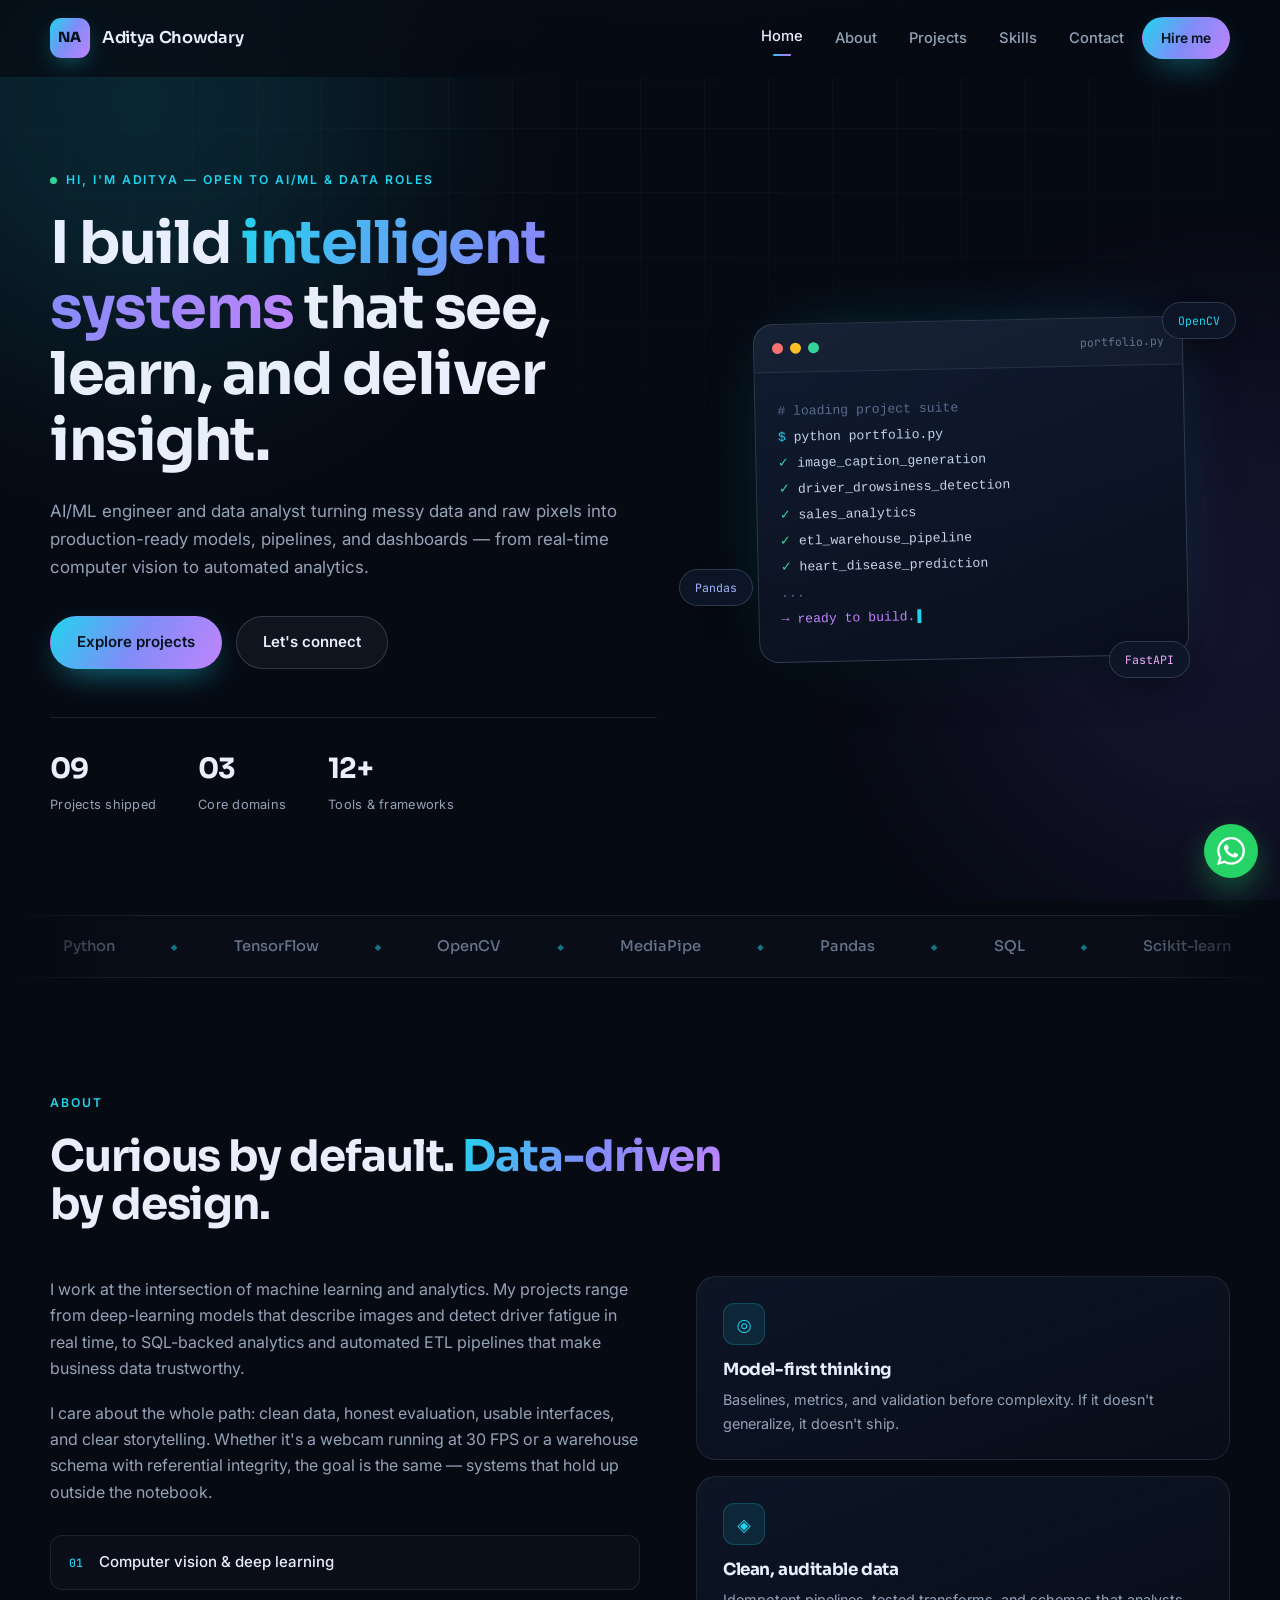
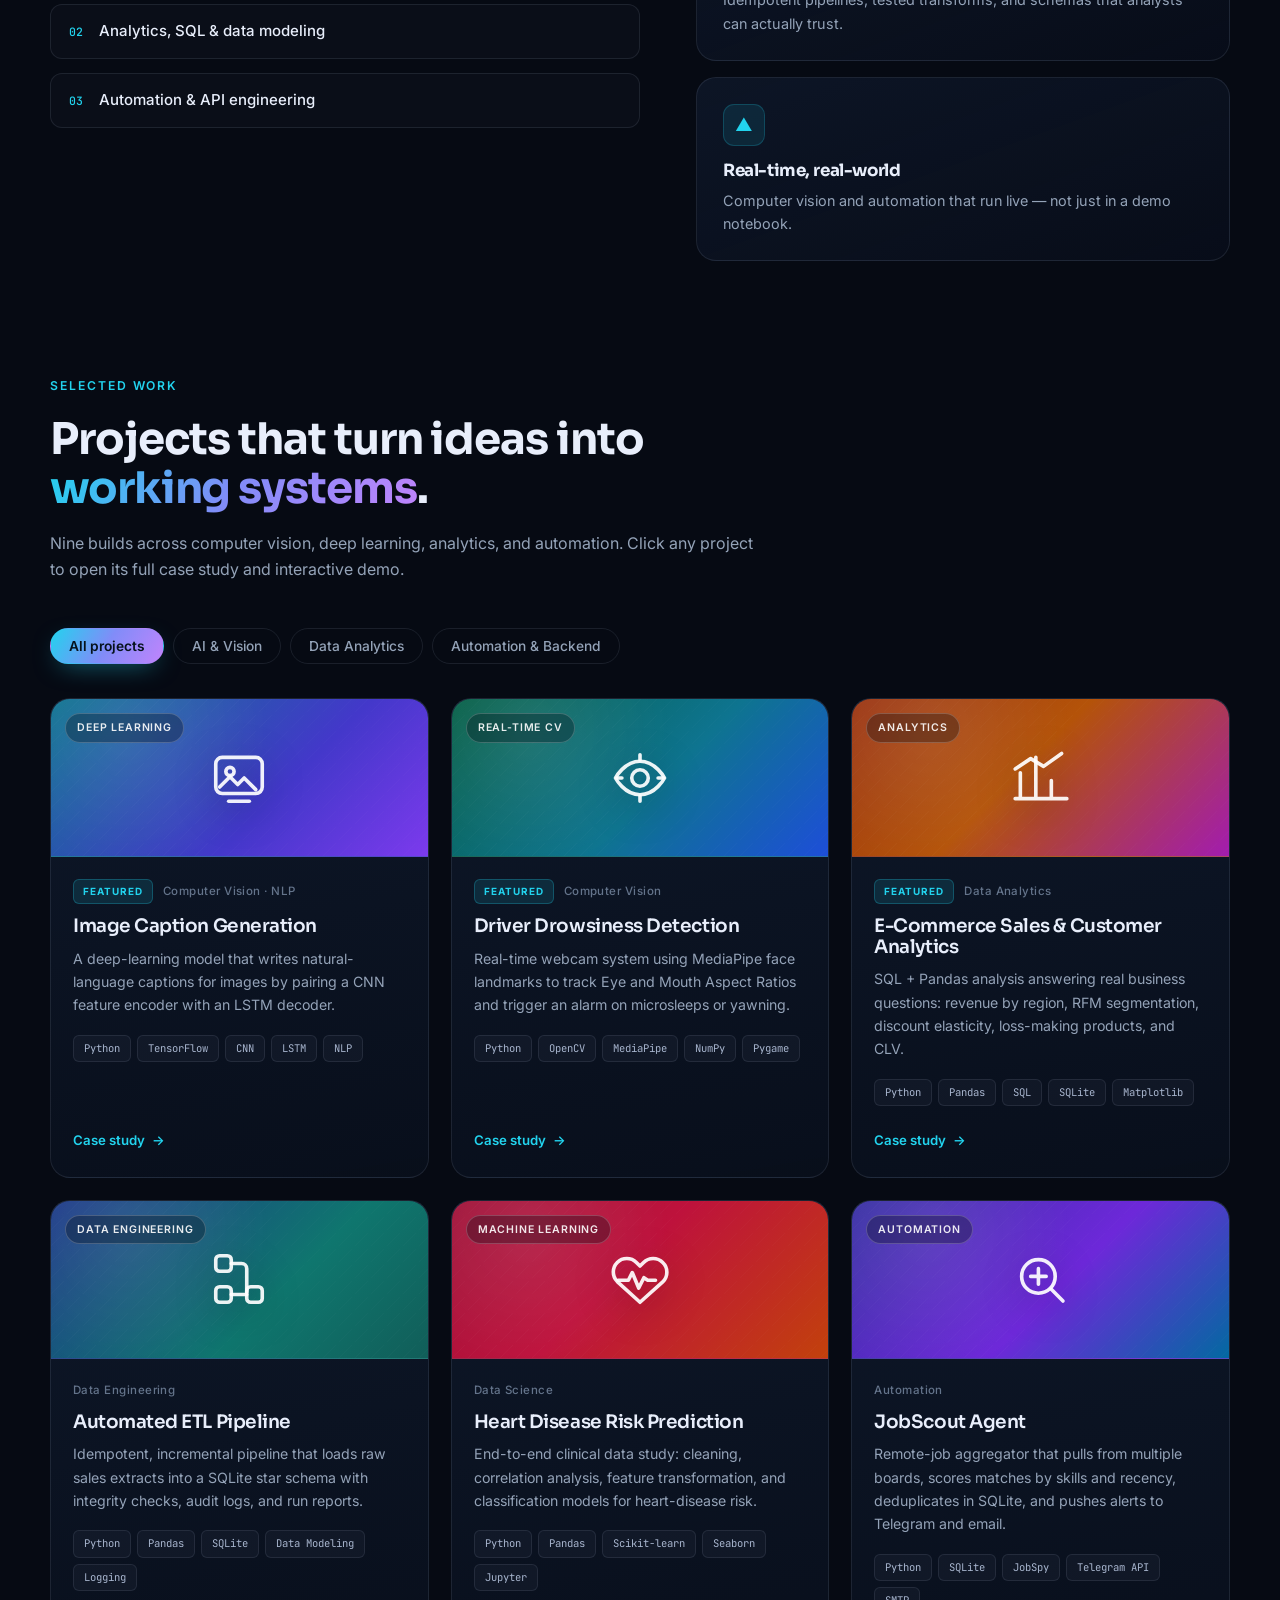
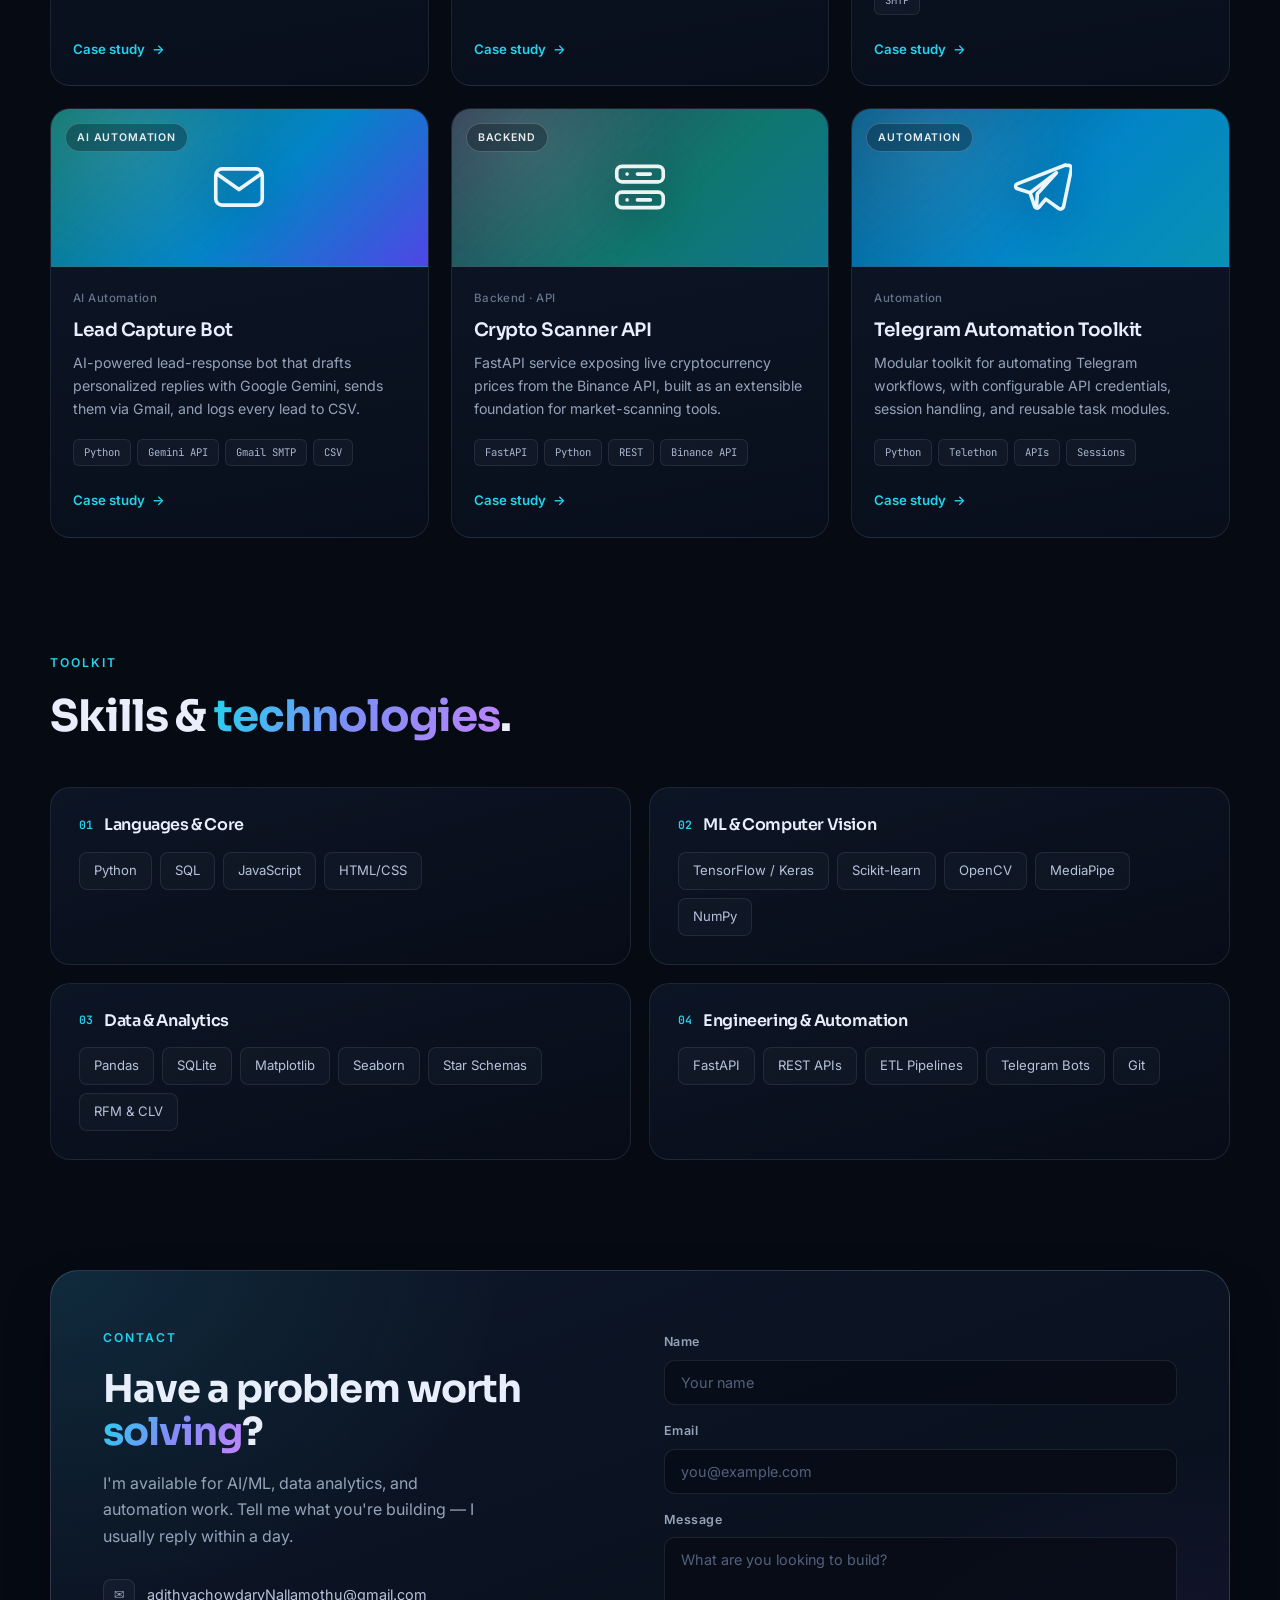
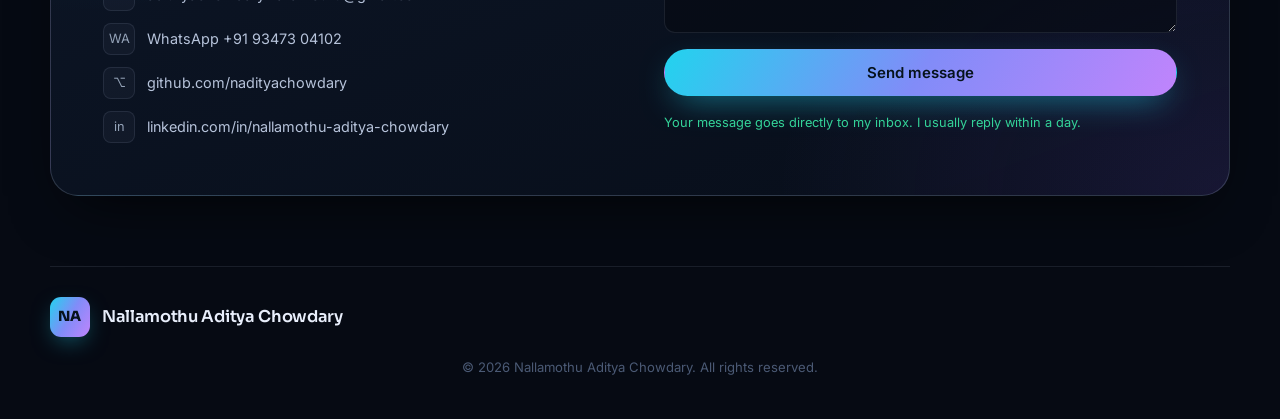
<file: index.html>
<!DOCTYPE html>
<html lang="en">
<head>
  <meta charset="UTF-8" />
  <meta name="viewport" content="width=device-width, initial-scale=1.0" />
  <meta name="description" content="Portfolio of an AI/ML engineer and data analyst — computer vision, deep learning, data analytics, and automation projects." />
  <meta property="og:title" content="Nallamothu Aditya Chowdary — AI/ML &amp; Data Portfolio" />
  <meta property="og:description" content="Computer vision, deep learning, analytics, and automation projects." />
  <meta property="og:type" content="website" />
  <title>Nallamothu Aditya Chowdary — AI/ML &amp; Data Portfolio</title>
  <link rel="icon" type="image/svg+xml" href="favicon.svg" />
  <link rel="preconnect" href="https://fonts.googleapis.com" />
  <link rel="preconnect" href="https://fonts.gstatic.com" crossorigin />
  <link href="https://fonts.googleapis.com/css2?family=Inter:wght@400;500;600&family=Sora:wght@400;500;600;700;800&family=JetBrains+Mono:wght@400;500&display=swap" rel="stylesheet" />
  <link rel="stylesheet" href="styles.css" />
</head>
<body>
  <a class="skip-link" href="#main">Skip to content</a>

  <div class="site-bg" aria-hidden="true">
    <div class="orb orb--1"></div>
    <div class="orb orb--2"></div>
    <div class="grid-overlay"></div>
  </div>

  <header class="nav-wrap">
    <nav class="nav container" aria-label="Primary">
      <a href="#home" class="brand" aria-label="Home">
        <span class="brand-mark">NA</span>
        <span class="brand-text">Aditya Chowdary</span>
      </a>
      <button class="nav-toggle" aria-expanded="false" aria-controls="nav-menu" aria-label="Toggle navigation">
        <span></span><span></span><span></span>
      </button>
      <ul class="nav-links" id="nav-menu">
        <li><a href="#home" class="nav-link is-active">Home</a></li>
        <li><a href="#about" class="nav-link">About</a></li>
        <li><a href="#projects" class="nav-link">Projects</a></li>
        <li><a href="#skills" class="nav-link">Skills</a></li>
        <li><a href="#contact" class="nav-link">Contact</a></li>
        <li><a href="#contact" class="btn btn--small">Hire me</a></li>
      </ul>
    </nav>
  </header>

  <main id="main">
    <section class="hero container" id="home">
      <div class="hero-copy">
        <p class="eyebrow"><span class="pulse-dot"></span> Hi, I'm Aditya — open to AI/ML &amp; data roles</p>
        <h1>
          I build <span class="grad-text">intelligent systems</span> that see, learn, and deliver insight.
        </h1>
        <p class="hero-sub">
          AI/ML engineer and data analyst turning messy data and raw pixels into
          production-ready models, pipelines, and dashboards — from real-time
          computer vision to automated analytics.
        </p>
        <div class="hero-actions">
          <a href="#projects" class="btn">Explore projects</a>
          <a href="#contact" class="btn btn--ghost">Let's connect</a>
        </div>
        <dl class="hero-stats">
          <div><dt>09</dt><dd>Projects shipped</dd></div>
          <div><dt>03</dt><dd>Core domains</dd></div>
          <div><dt>12+</dt><dd>Tools &amp; frameworks</dd></div>
        </dl>
      </div>

      <div class="hero-visual" aria-hidden="true">
        <div class="terminal">
          <div class="terminal-bar">
            <span class="dot dot--red"></span>
            <span class="dot dot--yellow"></span>
            <span class="dot dot--green"></span>
            <span class="terminal-title">portfolio.py</span>
          </div>
          <pre class="terminal-body"><code><span class="t-comment"># loading project suite</span>
<span class="t-prompt">$</span> python portfolio.py
<span class="t-ok">✓</span> image_caption_generation
<span class="t-ok">✓</span> driver_drowsiness_detection
<span class="t-ok">✓</span> sales_analytics
<span class="t-ok">✓</span> etl_warehouse_pipeline
<span class="t-ok">✓</span> heart_disease_prediction
<span class="t-dim">...</span>
<span class="t-accent">→ ready to build.</span><span class="cursor">▌</span></code></pre>
        </div>
        <span class="float-chip chip--1">OpenCV</span>
        <span class="float-chip chip--2">Pandas</span>
        <span class="float-chip chip--3">FastAPI</span>
      </div>
    </section>

    <div class="marquee" aria-hidden="true">
      <div class="marquee-track">
        <span>Python</span><span>TensorFlow</span><span>OpenCV</span><span>MediaPipe</span><span>Pandas</span><span>SQL</span><span>Scikit-learn</span><span>FastAPI</span><span>Automation</span><span>Data Visualization</span>
        <span>Python</span><span>TensorFlow</span><span>OpenCV</span><span>MediaPipe</span><span>Pandas</span><span>SQL</span><span>Scikit-learn</span><span>FastAPI</span><span>Automation</span><span>Data Visualization</span>
      </div>
    </div>

    <section class="section container" id="about">
      <div class="section-head reveal">
        <p class="eyebrow">About</p>
        <h2>Curious by default. <span class="grad-text">Data-driven</span> by design.</h2>
      </div>
      <div class="about-grid">
        <div class="about-text reveal">
          <p>
            I work at the intersection of machine learning and analytics. My projects range
            from deep-learning models that describe images and detect driver fatigue in
            real time, to SQL-backed analytics and automated ETL pipelines that make
            business data trustworthy.
          </p>
          <p>
            I care about the whole path: clean data, honest evaluation, usable interfaces,
            and clear storytelling. Whether it's a webcam running at 30 FPS or a warehouse
            schema with referential integrity, the goal is the same — systems that hold up
            outside the notebook.
          </p>
          <ul class="about-list">
            <li><span>01</span> Computer vision &amp; deep learning</li>
            <li><span>02</span> Analytics, SQL &amp; data modeling</li>
            <li><span>03</span> Automation &amp; API engineering</li>
          </ul>
        </div>
        <div class="about-cards">
          <div class="info-card reveal">
            <span class="info-icon">◎</span>
            <h3>Model-first thinking</h3>
            <p>Baselines, metrics, and validation before complexity. If it doesn't generalize, it doesn't ship.</p>
          </div>
          <div class="info-card reveal">
            <span class="info-icon">◈</span>
            <h3>Clean, auditable data</h3>
            <p>Idempotent pipelines, tested transforms, and schemas that analysts can actually trust.</p>
          </div>
          <div class="info-card reveal">
            <span class="info-icon">▲</span>
            <h3>Real-time, real-world</h3>
            <p>Computer vision and automation that run live — not just in a demo notebook.</p>
          </div>
        </div>
      </div>
    </section>

    <section class="section container" id="projects">
      <div class="section-head reveal">
        <p class="eyebrow">Selected work</p>
        <h2>Projects that turn ideas into <span class="grad-text">working systems</span>.</h2>
        <p class="section-sub">Nine builds across computer vision, deep learning, analytics, and automation. Click any project to open its full case study and interactive demo.</p>
      </div>

      <div class="filters reveal" role="group" aria-label="Filter projects">
        <button class="filter is-active" data-filter="all">All projects</button>
        <button class="filter" data-filter="ai">AI &amp; Vision</button>
        <button class="filter" data-filter="data">Data Analytics</button>
        <button class="filter" data-filter="automation">Automation &amp; Backend</button>
      </div>

      <div class="projects-grid">
        <article class="project-card reveal" data-category="ai">
          <a class="cover cover--caption" href="project.html?id=caption" aria-label="Open Image Caption Generation project">
            <span class="cover-tag">Deep Learning</span>
            <svg viewBox="0 0 24 24" fill="none" stroke="currentColor" stroke-width="1.4" stroke-linecap="round" stroke-linejoin="round">
              <rect x="3" y="4" width="18" height="14" rx="2.5" />
              <circle cx="8.5" cy="9.5" r="1.6" />
              <path d="M4.5 15.5l4-4 3 3 2.5-2.5 4.5 4.5" />
              <path d="M8 21h8" />
            </svg>
          </a>
          <div class="project-body">
            <div class="project-meta"><span class="badge">Featured</span><span class="project-type">Computer Vision · NLP</span></div>
            <h3><a class="project-title-link" href="project.html?id=caption">Image Caption Generation</a></h3>
            <p>A deep-learning model that writes natural-language captions for images by pairing a CNN feature encoder with an LSTM decoder.</p>
            <ul class="tags">
              <li>Python</li><li>TensorFlow</li><li>CNN</li><li>LSTM</li><li>NLP</li>
            </ul>
            <div class="project-links">
              <a href="project.html?id=caption" class="link-ghost" aria-label="Image Caption Generation case study">Case study <span>→</span></a>
            </div>
          </div>
        </article>

        <article class="project-card reveal" data-category="ai">
          <a class="cover cover--drowsy" href="project.html?id=drowsiness" aria-label="Open Driver Drowsiness Detection project">
            <span class="cover-tag">Real-time CV</span>
            <svg viewBox="0 0 24 24" fill="none" stroke="currentColor" stroke-width="1.4" stroke-linecap="round" stroke-linejoin="round">
              <path d="M2.5 12s3.4-6.5 9.5-6.5S21.5 12 21.5 12s-3.4 6.5-9.5 6.5S2.5 12 2.5 12z" />
              <circle cx="12" cy="12" r="3.2" />
              <path d="M12 3v2M12 19v2M3 12h2M19 12h2" />
            </svg>
          </a>
          <div class="project-body">
            <div class="project-meta"><span class="badge">Featured</span><span class="project-type">Computer Vision</span></div>
            <h3><a class="project-title-link" href="project.html?id=drowsiness">Driver Drowsiness Detection</a></h3>
            <p>Real-time webcam system using MediaPipe face landmarks to track Eye and Mouth Aspect Ratios and trigger an alarm on microsleeps or yawning.</p>
            <ul class="tags">
              <li>Python</li><li>OpenCV</li><li>MediaPipe</li><li>NumPy</li><li>Pygame</li>
            </ul>
            <div class="project-links">
              <a href="project.html?id=drowsiness" class="link-ghost" aria-label="Driver Drowsiness Detection case study">Case study <span>→</span></a>
            </div>
          </div>
        </article>

        <article class="project-card reveal" data-category="data">
          <a class="cover cover--sales" href="project.html?id=sales" aria-label="Open E-Commerce Sales &amp; Customer Analytics project">
            <span class="cover-tag">Analytics</span>
            <svg viewBox="0 0 24 24" fill="none" stroke="currentColor" stroke-width="1.4" stroke-linecap="round" stroke-linejoin="round">
              <path d="M4 20V10M10 20V4M16 20v-7M22 20H2" />
              <path d="M2 8.5l6-4 5 3 7-5" />
            </svg>
          </a>
          <div class="project-body">
            <div class="project-meta"><span class="badge">Featured</span><span class="project-type">Data Analytics</span></div>
            <h3><a class="project-title-link" href="project.html?id=sales">E-Commerce Sales &amp; Customer Analytics</a></h3>
            <p>SQL + Pandas analysis answering real business questions: revenue by region, RFM segmentation, discount elasticity, loss-making products, and CLV.</p>
            <ul class="tags">
              <li>Python</li><li>Pandas</li><li>SQL</li><li>SQLite</li><li>Matplotlib</li>
            </ul>
            <div class="project-links">
              <a href="project.html?id=sales" class="link-ghost" aria-label="E-Commerce Sales Analytics case study">Case study <span>→</span></a>
            </div>
          </div>
        </article>

        <article class="project-card reveal" data-category="data">
          <a class="cover cover--etl" href="project.html?id=etl" aria-label="Open Automated ETL Pipeline project">
            <span class="cover-tag">Data Engineering</span>
            <svg viewBox="0 0 24 24" fill="none" stroke="currentColor" stroke-width="1.4" stroke-linecap="round" stroke-linejoin="round">
              <rect x="3" y="3" width="6" height="6" rx="1.5" />
              <rect x="15" y="15" width="6" height="6" rx="1.5" />
              <rect x="3" y="15" width="6" height="6" rx="1.5" />
              <path d="M9 6h4a2 2 0 012 2v9M9 18h6" />
            </svg>
          </a>
          <div class="project-body">
            <div class="project-meta"><span class="project-type">Data Engineering</span></div>
            <h3><a class="project-title-link" href="project.html?id=etl">Automated ETL Pipeline</a></h3>
            <p>Idempotent, incremental pipeline that loads raw sales extracts into a SQLite star schema with integrity checks, audit logs, and run reports.</p>
            <ul class="tags">
              <li>Python</li><li>Pandas</li><li>SQLite</li><li>Data Modeling</li><li>Logging</li>
            </ul>
            <div class="project-links">
              <a href="project.html?id=etl" class="link-ghost" aria-label="Automated ETL Pipeline case study">Case study <span>→</span></a>
            </div>
          </div>
        </article>

        <article class="project-card reveal" data-category="data">
          <a class="cover cover--heart" href="project.html?id=heart" aria-label="Open Heart Disease Risk Prediction project">
            <span class="cover-tag">Machine Learning</span>
            <svg viewBox="0 0 24 24" fill="none" stroke="currentColor" stroke-width="1.4" stroke-linecap="round" stroke-linejoin="round">
              <path d="M20.8 5.6a5.2 5.2 0 00-7.4 0L12 7l-1.4-1.4a5.2 5.2 0 00-7.4 7.4L12 21l8.8-7.9a5.2 5.2 0 000-7.5z" />
              <path d="M3.5 12.5h4l1.5-3 2.5 6 2-4 1.5 1h3" />
            </svg>
          </a>
          <div class="project-body">
            <div class="project-meta"><span class="project-type">Data Science</span></div>
            <h3><a class="project-title-link" href="project.html?id=heart">Heart Disease Risk Prediction</a></h3>
            <p>End-to-end clinical data study: cleaning, correlation analysis, feature transformation, and classification models for heart-disease risk.</p>
            <ul class="tags">
              <li>Python</li><li>Pandas</li><li>Scikit-learn</li><li>Seaborn</li><li>Jupyter</li>
            </ul>
            <div class="project-links">
              <a href="project.html?id=heart" class="link-ghost" aria-label="Heart Disease Prediction case study">Case study <span>→</span></a>
            </div>
          </div>
        </article>

        <article class="project-card reveal" data-category="automation">
          <a class="cover cover--jobs" href="project.html?id=jobs" aria-label="Open JobScout Agent project">
            <span class="cover-tag">Automation</span>
            <svg viewBox="0 0 24 24" fill="none" stroke="currentColor" stroke-width="1.4" stroke-linecap="round" stroke-linejoin="round">
              <circle cx="11" cy="11" r="6.5" />
              <path d="M20.5 20.5L16 16" />
              <path d="M8 11h6M11 8v6" />
            </svg>
          </a>
          <div class="project-body">
            <div class="project-meta"><span class="project-type">Automation</span></div>
            <h3><a class="project-title-link" href="project.html?id=jobs">JobScout Agent</a></h3>
            <p>Remote-job aggregator that pulls from multiple boards, scores matches by skills and recency, deduplicates in SQLite, and pushes alerts to Telegram and email.</p>
            <ul class="tags">
              <li>Python</li><li>SQLite</li><li>JobSpy</li><li>Telegram API</li><li>SMTP</li>
            </ul>
            <div class="project-links">
              <a href="project.html?id=jobs" class="link-ghost" aria-label="JobScout Agent case study">Case study <span>→</span></a>
            </div>
          </div>
        </article>

        <article class="project-card reveal" data-category="automation">
          <a class="cover cover--lead" href="project.html?id=lead" aria-label="Open Lead Capture Bot project">
            <span class="cover-tag">AI Automation</span>
            <svg viewBox="0 0 24 24" fill="none" stroke="currentColor" stroke-width="1.4" stroke-linecap="round" stroke-linejoin="round">
              <rect x="3" y="5" width="18" height="14" rx="2.5" />
              <path d="M3.5 7l8.5 6 8.5-6" />
            </svg>
          </a>
          <div class="project-body">
            <div class="project-meta"><span class="project-type">AI Automation</span></div>
            <h3><a class="project-title-link" href="project.html?id=lead">Lead Capture Bot</a></h3>
            <p>AI-powered lead-response bot that drafts personalized replies with Google Gemini, sends them via Gmail, and logs every lead to CSV.</p>
            <ul class="tags">
              <li>Python</li><li>Gemini API</li><li>Gmail SMTP</li><li>CSV</li>
            </ul>
            <div class="project-links">
              <a href="project.html?id=lead" class="link-ghost" aria-label="Lead Capture Bot case study">Case study <span>→</span></a>
            </div>
          </div>
        </article>

        <article class="project-card reveal" data-category="automation">
          <a class="cover cover--api" href="project.html?id=crypto" aria-label="Open Crypto Scanner API project">
            <span class="cover-tag">Backend</span>
            <svg viewBox="0 0 24 24" fill="none" stroke="currentColor" stroke-width="1.4" stroke-linecap="round" stroke-linejoin="round">
              <rect x="3" y="4" width="18" height="6" rx="2" />
              <rect x="3" y="14" width="18" height="6" rx="2" />
              <path d="M7 7h.01M7 17h.01M11 7h5M11 17h5" />
            </svg>
          </a>
          <div class="project-body">
            <div class="project-meta"><span class="project-type">Backend · API</span></div>
            <h3><a class="project-title-link" href="project.html?id=crypto">Crypto Scanner API</a></h3>
            <p>FastAPI service exposing live cryptocurrency prices from the Binance API, built as an extensible foundation for market-scanning tools.</p>
            <ul class="tags">
              <li>FastAPI</li><li>Python</li><li>REST</li><li>Binance API</li>
            </ul>
            <div class="project-links">
              <a href="project.html?id=crypto" class="link-ghost" aria-label="Crypto Scanner API case study">Case study <span>→</span></a>
            </div>
          </div>
        </article>

        <article class="project-card reveal" data-category="automation">
          <a class="cover cover--telegram" href="project.html?id=telegram" aria-label="Open Telegram Automation Toolkit project">
            <span class="cover-tag">Automation</span>
            <svg viewBox="0 0 24 24" fill="none" stroke="currentColor" stroke-width="1.4" stroke-linecap="round" stroke-linejoin="round">
              <path d="M21.5 3.5L2.8 10.8c-.9.35-.8 1.6.15 1.9l4.8 1.5 1.8 5.3c.25.75 1.2.9 1.7.3l2.6-3.1 5 3.6c.7.5 1.7.1 1.9-.75l3-14.5c.2-.9-.7-1.65-1.55-1.35z" />
              <path d="M7.8 14.2L18 6.5l-7.4 8.1-.3 4.4" />
            </svg>
          </a>
          <div class="project-body">
            <div class="project-meta"><span class="project-type">Automation</span></div>
            <h3><a class="project-title-link" href="project.html?id=telegram">Telegram Automation Toolkit</a></h3>
            <p>Modular toolkit for automating Telegram workflows, with configurable API credentials, session handling, and reusable task modules.</p>
            <ul class="tags">
              <li>Python</li><li>Telethon</li><li>APIs</li><li>Sessions</li>
            </ul>
            <div class="project-links">
              <a href="project.html?id=telegram" class="link-ghost" aria-label="Telegram Automation Toolkit case study">Case study <span>→</span></a>
            </div>
          </div>
        </article>
      </div>
    </section>

    <section class="section container" id="skills">
      <div class="section-head reveal">
        <p class="eyebrow">Toolkit</p>
        <h2>Skills &amp; <span class="grad-text">technologies</span>.</h2>
      </div>
      <div class="skills-grid">
        <div class="skill-card reveal">
          <h3><span>01</span> Languages &amp; Core</h3>
          <ul class="chips"><li>Python</li><li>SQL</li><li>JavaScript</li><li>HTML/CSS</li></ul>
        </div>
        <div class="skill-card reveal">
          <h3><span>02</span> ML &amp; Computer Vision</h3>
          <ul class="chips"><li>TensorFlow / Keras</li><li>Scikit-learn</li><li>OpenCV</li><li>MediaPipe</li><li>NumPy</li></ul>
        </div>
        <div class="skill-card reveal">
          <h3><span>03</span> Data &amp; Analytics</h3>
          <ul class="chips"><li>Pandas</li><li>SQLite</li><li>Matplotlib</li><li>Seaborn</li><li>Star Schemas</li><li>RFM &amp; CLV</li></ul>
        </div>
        <div class="skill-card reveal">
          <h3><span>04</span> Engineering &amp; Automation</h3>
          <ul class="chips"><li>FastAPI</li><li>REST APIs</li><li>ETL Pipelines</li><li>Telegram Bots</li><li>Git</li></ul>
        </div>
      </div>
    </section>

    <section class="section container" id="contact">
      <div class="contact-card reveal">
        <div class="contact-copy">
          <p class="eyebrow">Contact</p>
          <h2>Have a problem worth <span class="grad-text">solving</span>?</h2>
          <p>I'm available for AI/ML, data analytics, and automation work. Tell me what you're building — I usually reply within a day.</p>
          <ul class="contact-links">
            <li><a href="mailto:adithyachowdaryNallamothu@gmail.com"><span>✉</span> adithyachowdaryNallamothu@gmail.com</a></li>
            <li><a href="https://wa.me/919347304102?text=Hi%20Aditya%2C%20I%20found%20your%20portfolio%20and%20would%20like%20to%20talk." target="_blank" rel="noopener"><span>WA</span> WhatsApp +91 93473 04102</a></li>
            <li><a href="https://github.com/nadityachowdary" target="_blank" rel="noopener"><span>⌥</span> github.com/nadityachowdary</a></li>
            <li><a href="https://www.linkedin.com/in/nallamothu-aditya-chowdary/943514239" target="_blank" rel="noopener"><span>in</span> linkedin.com/in/nallamothu-aditya-chowdary</a></li>
          </ul>
        </div>
        <form class="contact-form" action="https://flowform.to/adithyachowdaryNallamothu@gmail.com" method="post" aria-label="Contact form">
          <input type="hidden" name="_subject" value="Portfolio enquiry" />
          <input type="hidden" name="_next" value="https://nadityachowdary.github.io/portfolio/#contact" />
          <div class="field">
            <label for="name">Name</label>
            <input id="name" name="name" type="text" placeholder="Your name" required />
          </div>
          <div class="field">
            <label for="email">Email</label>
            <input id="email" name="email" type="email" placeholder="you@example.com" required />
          </div>
          <div class="field">
            <label for="message">Message</label>
            <textarea id="message" name="message" rows="4" placeholder="What are you looking to build?" required></textarea>
          </div>
          <button type="submit" class="btn btn--full">Send message</button>
          <p class="form-note" role="status" aria-live="polite">Your message goes directly to my inbox. I usually reply within a day.</p>
        </form>
      </div>
    </section>
  </main>

  <footer class="footer container">
    <div class="footer-inner">
      <a href="#home" class="brand"><span class="brand-mark">NA</span><span class="brand-text">Nallamothu Aditya Chowdary</span></a>
      <p class="copyright">© <span id="year">2026</span> Nallamothu Aditya Chowdary. All rights reserved.</p>
    </div>
  </footer>

  <a class="whatsapp-float" href="https://wa.me/919347304102?text=Hi%20Aditya%2C%20I%20found%20your%20portfolio%20and%20would%20like%20to%20talk." target="_blank" rel="noopener" aria-label="Message me on WhatsApp at +91 93473 04102" title="WhatsApp +91 93473 04102">
    <svg viewBox="0 0 24 24" aria-hidden="true" focusable="false"><path d="M17.472 14.382c-.297-.149-1.758-.867-2.03-.967-.273-.099-.471-.148-.67.15-.197.297-.767.966-.94 1.164-.173.199-.347.223-.644.075-.297-.15-1.255-.463-2.39-1.475-.883-.788-1.48-1.761-1.653-2.059-.173-.297-.018-.458.13-.606.134-.133.298-.347.446-.52.149-.174.198-.298.298-.497.099-.198.05-.371-.025-.52-.075-.149-.669-1.612-.916-2.207-.242-.579-.487-.5-.669-.51-.173-.008-.371-.01-.57-.01-.198 0-.52.074-.792.372-.272.297-1.04 1.016-1.04 2.479 0 1.462 1.065 2.875 1.213 3.074.149.198 2.096 3.2 5.077 4.487.709.306 1.262.489 1.694.625.712.227 1.36.195 1.871.118.571-.085 1.758-.719 2.006-1.413.248-.694.248-1.289.173-1.413-.074-.124-.272-.198-.57-.347m-5.421 7.403h-.004a9.87 9.87 0 01-5.031-1.378l-.361-.214-3.741.982.998-3.648-.235-.374a9.86 9.86 0 01-1.51-5.26c.001-5.45 4.436-9.884 9.888-9.884 2.64 0 5.122 1.03 6.988 2.898a9.825 9.825 0 012.893 6.994c-.003 5.45-4.437 9.884-9.885 9.884m8.413-18.297A11.815 11.815 0 0012.05 0C5.495 0 .16 5.335.157 11.892c0 2.096.547 4.142 1.588 5.945L.057 24l6.305-1.654a11.882 11.882 0 005.683 1.448h.005c6.554 0 11.89-5.335 11.893-11.893a11.821 11.821 0 00-3.48-8.413Z"/></svg>
  </a>

  <script src="script.js"></script>
</body>
</html>
</file>
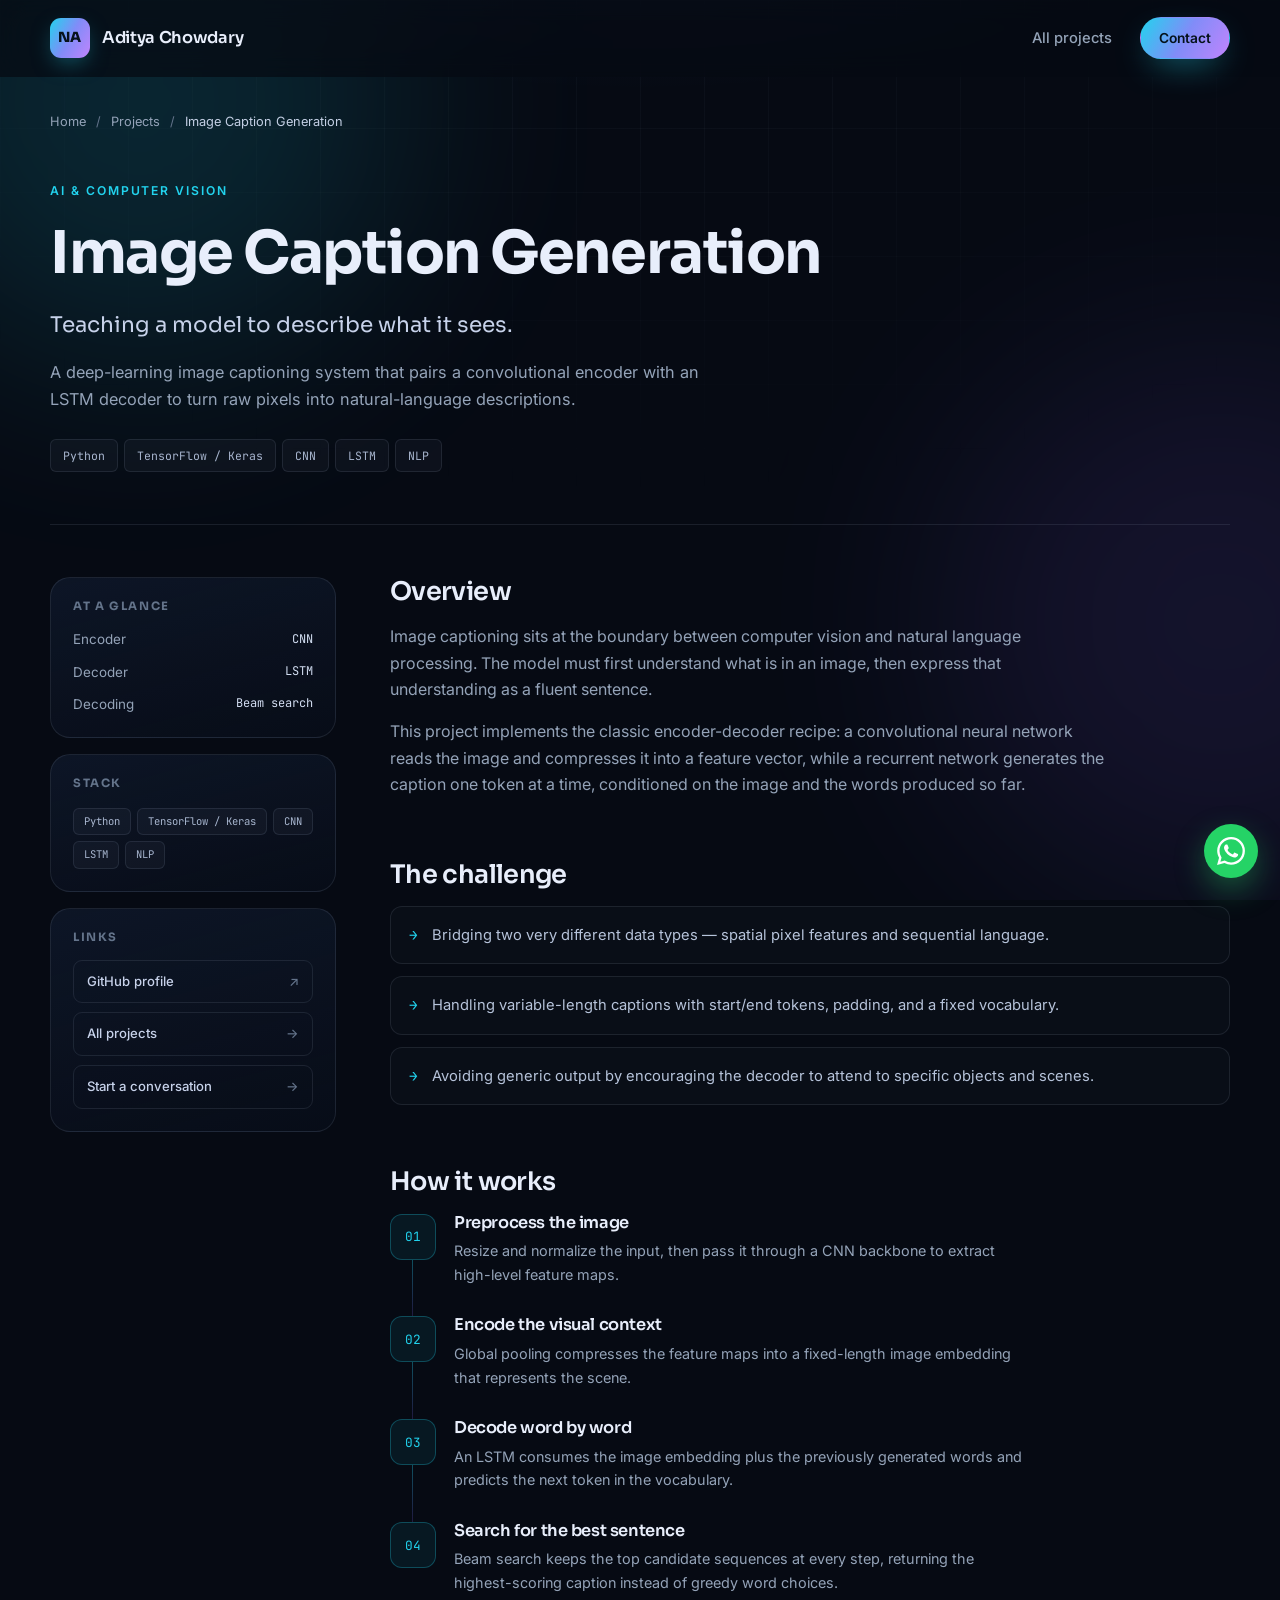
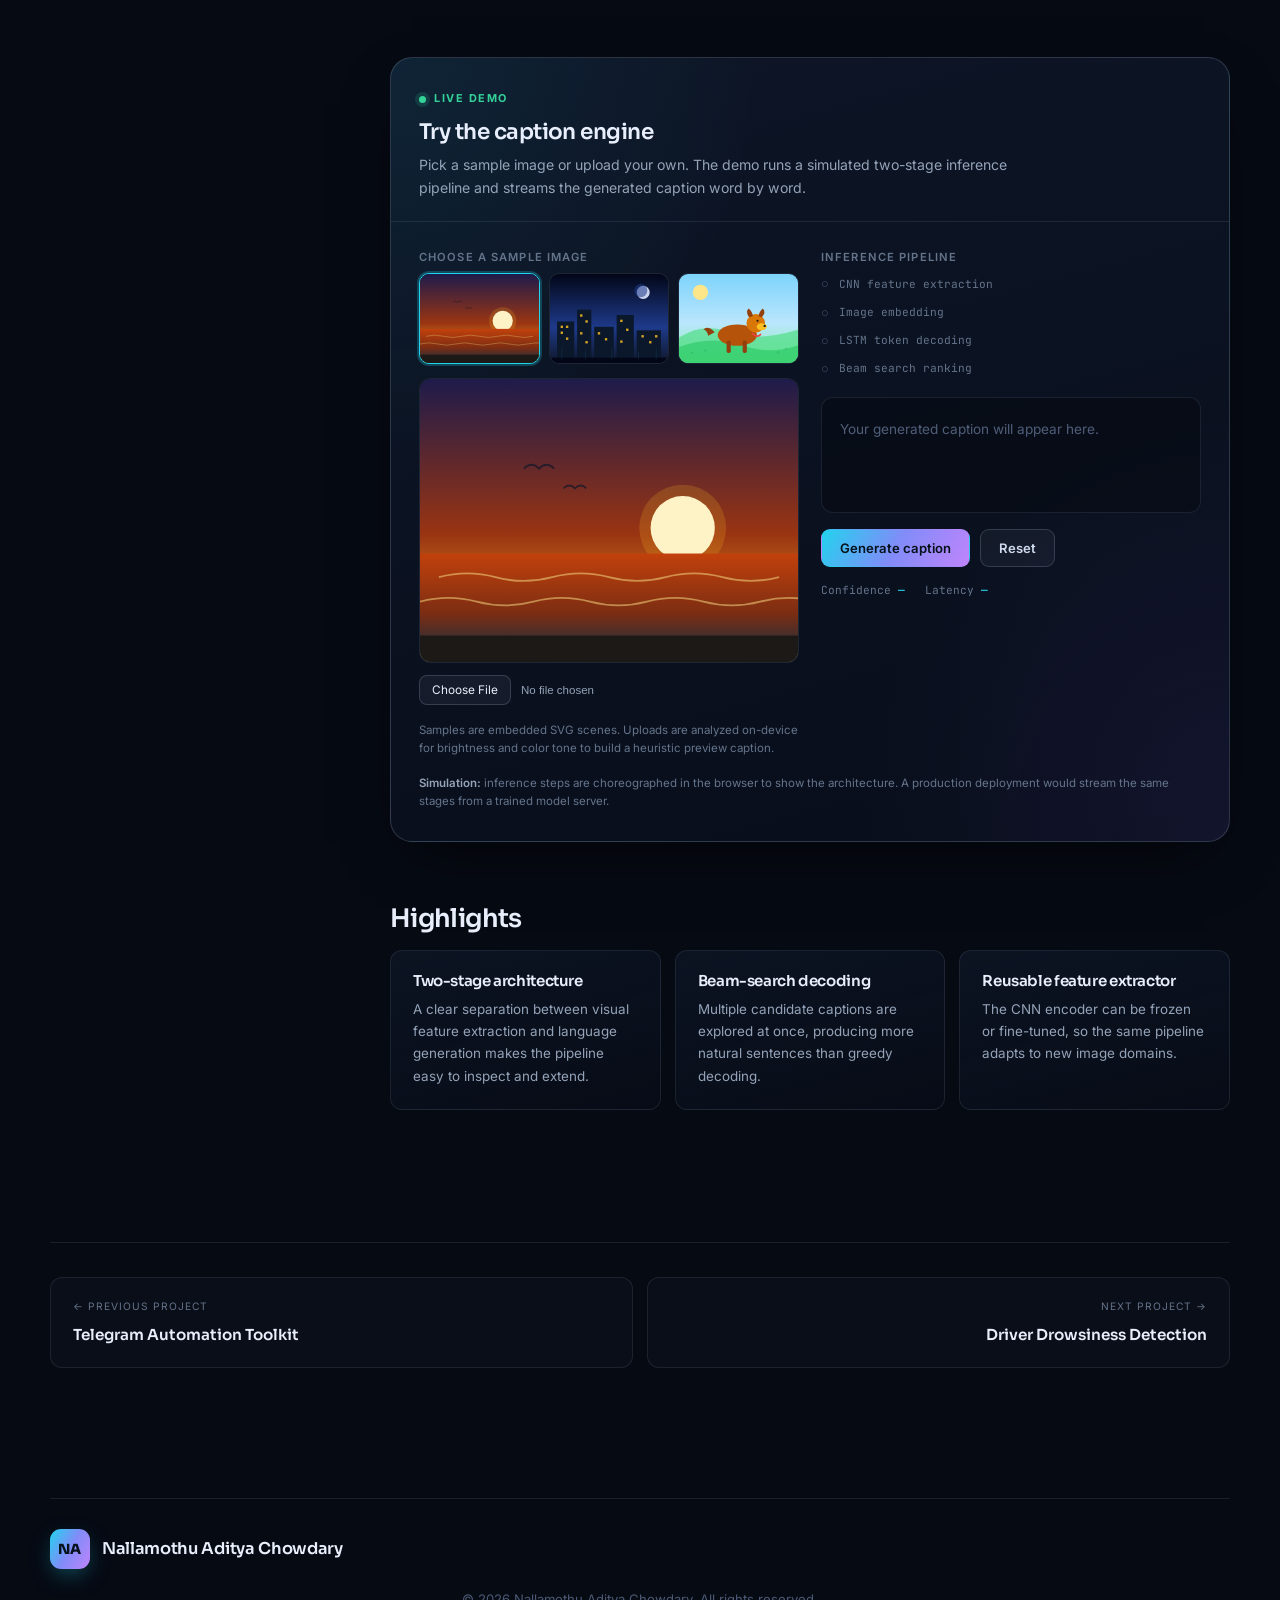
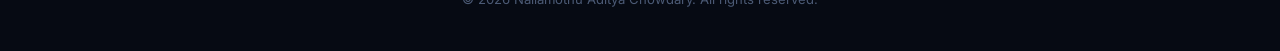
<file: project.html>
<!DOCTYPE html>
<html lang="en">
<head>
  <meta charset="UTF-8" />
  <meta name="viewport" content="width=device-width, initial-scale=1.0" />
  <meta name="theme-color" content="#060a13" />
  <meta name="description" content="Project case study — how it works, the architecture, and an interactive in-browser demo." />
  <title>Project — Nallamothu Aditya Chowdary</title>
  <link rel="icon" type="image/svg+xml" href="favicon.svg" />
  <link rel="preconnect" href="https://fonts.googleapis.com" />
  <link rel="preconnect" href="https://fonts.gstatic.com" crossorigin />
  <link href="https://fonts.googleapis.com/css2?family=Inter:wght@400;500;600&family=Sora:wght@400;500;600;700;800&family=JetBrains+Mono:wght@400;500&display=swap" rel="stylesheet" />
  <link rel="stylesheet" href="styles.css" />
  <link rel="stylesheet" href="project.css" />
</head>
<body class="detail-page">
  <a class="skip-link" href="#project-root">Skip to content</a>

  <div class="site-bg" aria-hidden="true">
    <div class="orb orb--1"></div>
    <div class="orb orb--2"></div>
    <div class="grid-overlay"></div>
  </div>

  <header class="nav-wrap">
    <nav class="nav container" aria-label="Primary">
      <a href="index.html" class="brand" aria-label="Back to portfolio">
        <span class="brand-mark">NA</span>
        <span class="brand-text">Aditya Chowdary</span>
      </a>
      <div class="detail-nav-actions">
        <a href="index.html#projects" class="nav-link">All projects</a>
        <a href="index.html#contact" class="btn btn--small">Contact</a>
      </div>
    </nav>
  </header>

  <main id="project-root" class="detail container">
    <nav class="breadcrumb" aria-label="Breadcrumb">
      <a href="index.html">Home</a>
      <span>/</span>
      <a href="index.html#projects">Projects</a>
      <span>/</span>
      <span id="crumb" aria-current="page">Project</span>
    </nav>

    <section class="detail-hero" id="detail-hero"></section>

    <div class="detail-layout">
      <aside class="detail-aside" id="detail-aside" aria-label="Project facts"></aside>
      <div class="detail-content" id="detail-content"></div>
    </div>

    <nav class="project-pager" id="project-pager" aria-label="Project navigation"></nav>
  </main>

  <footer class="footer container">
    <div class="footer-inner">
      <a href="index.html" class="brand"><span class="brand-mark">NA</span><span class="brand-text">Nallamothu Aditya Chowdary</span></a>
      <p class="copyright">© <span id="year">2026</span> Nallamothu Aditya Chowdary. All rights reserved.</p>
    </div>
  </footer>

  <a class="whatsapp-float" href="https://wa.me/919347304102?text=Hi%20Aditya%2C%20I%20found%20your%20portfolio%20and%20would%20like%20to%20talk." target="_blank" rel="noopener" aria-label="Message me on WhatsApp at +91 93473 04102" title="WhatsApp +91 93473 04102">
    <svg viewBox="0 0 24 24" aria-hidden="true" focusable="false"><path d="M17.472 14.382c-.297-.149-1.758-.867-2.03-.967-.273-.099-.471-.148-.67.15-.197.297-.767.966-.94 1.164-.173.199-.347.223-.644.075-.297-.15-1.255-.463-2.39-1.475-.883-.788-1.48-1.761-1.653-2.059-.173-.297-.018-.458.13-.606.134-.133.298-.347.446-.52.149-.174.198-.298.298-.497.099-.198.05-.371-.025-.52-.075-.149-.669-1.612-.916-2.207-.242-.579-.487-.5-.669-.51-.173-.008-.371-.01-.57-.01-.198 0-.52.074-.792.372-.272.297-1.04 1.016-1.04 2.479 0 1.462 1.065 2.875 1.213 3.074.149.198 2.096 3.2 5.077 4.487.709.306 1.262.489 1.694.625.712.227 1.36.195 1.871.118.571-.085 1.758-.719 2.006-1.413.248-.694.248-1.289.173-1.413-.074-.124-.272-.198-.57-.347m-5.421 7.403h-.004a9.87 9.87 0 01-5.031-1.378l-.361-.214-3.741.982.998-3.648-.235-.374a9.86 9.86 0 01-1.51-5.26c.001-5.45 4.436-9.884 9.888-9.884 2.64 0 5.122 1.03 6.988 2.898a9.825 9.825 0 012.893 6.994c-.003 5.45-4.437 9.884-9.885 9.884m8.413-18.297A11.815 11.815 0 0012.05 0C5.495 0 .16 5.335.157 11.892c0 2.096.547 4.142 1.588 5.945L.057 24l6.305-1.654a11.882 11.882 0 005.683 1.448h.005c6.554 0 11.89-5.335 11.893-11.893a11.821 11.821 0 00-3.48-8.413Z"/></svg>
  </a>

  <script src="data.js"></script>
  <script src="project.js"></script>
</body>
</html>
</file>
<file: styles.css>
:root {
  --bg: #060a13;
  --bg-soft: #0b1222;
  --card: #0e1728;
  --card-hover: #121d33;
  --line: rgba(148, 163, 184, 0.14);
  --line-strong: rgba(148, 163, 184, 0.26);
  --text: #e8eefb;
  --muted: #94a3b8;
  --muted-2: #64748b;
  --cyan: #22d3ee;
  --violet: #8b5cf6;
  --pink: #f472b6;
  --green: #34d399;
  --gradient: linear-gradient(120deg, #22d3ee 0%, #818cf8 50%, #c084fc 100%);
  --radius: 20px;
  --radius-sm: 12px;
  --font-display: "Sora", system-ui, sans-serif;
  --font-body: "Inter", system-ui, sans-serif;
  --font-mono: "JetBrains Mono", ui-monospace, monospace;
  --shadow: 0 24px 60px -24px rgba(0, 0, 0, 0.8);
  --max: 1180px;
}

*,
*::before,
*::after { box-sizing: border-box; }

html { scroll-behavior: smooth; }

@media (prefers-reduced-motion: reduce) {
  html { scroll-behavior: auto; }
  *, *::before, *::after {
    animation-duration: 0.001ms !important;
    animation-iteration-count: 1 !important;
    transition-duration: 0.001ms !important;
  }
}

body {
  margin: 0;
  font-family: var(--font-body);
  background: var(--bg);
  color: var(--text);
  line-height: 1.65;
  -webkit-font-smoothing: antialiased;
  overflow-x: hidden;
}

h1, h2, h3, h4 {
  font-family: var(--font-display);
  line-height: 1.12;
  letter-spacing: -0.025em;
  margin: 0;
}

p { margin: 0; }

a { color: inherit; text-decoration: none; }

ul { margin: 0; padding: 0; list-style: none; }

img, svg { display: block; max-width: 100%; }

::selection { background: rgba(34, 211, 238, 0.28); color: #fff; }

:focus-visible {
  outline: 2px solid var(--cyan);
  outline-offset: 3px;
  border-radius: 6px;
}

.skip-link {
  position: absolute;
  top: -60px;
  left: 16px;
  z-index: 200;
  background: var(--cyan);
  color: #04121a;
  font-weight: 600;
  padding: 10px 18px;
  border-radius: 0 0 10px 10px;
  transition: top 0.2s ease;
}
.skip-link:focus { top: 0; }

.container {
  width: min(100% - 48px, var(--max));
  margin-inline: auto;
}

.site-bg {
  position: fixed;
  inset: 0;
  z-index: -1;
  overflow: hidden;
  background:
    radial-gradient(ellipse 80% 50% at 50% -20%, rgba(59, 130, 246, 0.16), transparent 60%),
    var(--bg);
}

.orb {
  position: absolute;
  border-radius: 50%;
  filter: blur(110px);
  opacity: 0.5;
}
.orb--1 {
  width: 520px; height: 520px;
  top: -160px; left: -120px;
  background: rgba(34, 211, 238, 0.28);
}
.orb--2 {
  width: 560px; height: 560px;
  top: 38%; right: -220px;
  background: rgba(139, 92, 246, 0.22);
}

.grid-overlay {
  position: absolute;
  inset: 0;
  background-image:
    linear-gradient(rgba(148, 163, 184, 0.045) 1px, transparent 1px),
    linear-gradient(90deg, rgba(148, 163, 184, 0.045) 1px, transparent 1px);
  background-size: 64px 64px;
  mask-image: radial-gradient(ellipse 90% 70% at 50% 0%, #000 20%, transparent 80%);
  -webkit-mask-image: radial-gradient(ellipse 90% 70% at 50% 0%, #000 20%, transparent 80%);
}

/* Navigation */
.nav-wrap {
  position: sticky;
  top: 0;
  z-index: 100;
  backdrop-filter: blur(14px);
  -webkit-backdrop-filter: blur(14px);
  background: rgba(6, 10, 19, 0.72);
  border-bottom: 1px solid transparent;
  transition: border-color 0.3s ease, background 0.3s ease;
}
.nav-wrap.is-scrolled {
  border-bottom-color: var(--line);
  background: rgba(6, 10, 19, 0.9);
}

.nav {
  display: flex;
  align-items: center;
  justify-content: space-between;
  gap: 24px;
  height: 76px;
}

.brand {
  display: inline-flex;
  align-items: center;
  gap: 12px;
  font-family: var(--font-display);
  font-weight: 600;
  letter-spacing: -0.02em;
}
.brand-mark {
  display: grid;
  place-items: center;
  width: 40px;
  height: 40px;
  border-radius: 11px;
  background: var(--gradient);
  color: #06121c;
  font-weight: 800;
  font-size: 14px;
  letter-spacing: 0.02em;
  box-shadow: 0 8px 24px -8px rgba(34, 211, 238, 0.6);
}
.brand-text { font-size: 1.02rem; }

.nav-links {
  display: flex;
  align-items: center;
  gap: 4px;
}

.nav-link {
  display: inline-block;
  padding: 9px 14px;
  font-size: 0.92rem;
  font-weight: 500;
  color: var(--muted);
  border-radius: 9px;
  transition: color 0.2s ease, background 0.2s ease;
}
.nav-link:hover { color: var(--text); background: rgba(148, 163, 184, 0.08); }
.nav-link.is-active { color: var(--text); }
.nav-link.is-active::after {
  content: "";
  display: block;
  width: 18px;
  height: 2px;
  margin: 5px auto -4px;
  border-radius: 2px;
  background: var(--gradient);
}

.nav-toggle {
  display: none;
  flex-direction: column;
  justify-content: center;
  gap: 5px;
  width: 44px;
  height: 44px;
  padding: 0 11px;
  background: transparent;
  border: 1px solid var(--line);
  border-radius: 11px;
  cursor: pointer;
}
.nav-toggle span {
  height: 2px;
  width: 100%;
  background: var(--text);
  border-radius: 2px;
  transition: transform 0.3s ease, opacity 0.3s ease;
}
.nav-toggle[aria-expanded="true"] span:nth-child(1) { transform: translateY(7px) rotate(45deg); }
.nav-toggle[aria-expanded="true"] span:nth-child(2) { opacity: 0; }
.nav-toggle[aria-expanded="true"] span:nth-child(3) { transform: translateY(-7px) rotate(-45deg); }

/* Buttons */
.btn {
  display: inline-flex;
  align-items: center;
  justify-content: center;
  gap: 8px;
  padding: 13px 26px;
  border: 1px solid transparent;
  border-radius: 999px;
  background: var(--gradient);
  color: #05121b;
  font-family: var(--font-body);
  font-size: 0.94rem;
  font-weight: 600;
  cursor: pointer;
  transition: transform 0.2s ease, box-shadow 0.3s ease, filter 0.2s ease;
  box-shadow: 0 12px 34px -12px rgba(34, 211, 238, 0.65);
}
.btn:hover {
  transform: translateY(-2px);
  filter: brightness(1.07);
  box-shadow: 0 18px 42px -14px rgba(129, 140, 248, 0.7);
}
.btn:active { transform: translateY(0); }

.btn--ghost {
  background: rgba(148, 163, 184, 0.07);
  border-color: var(--line-strong);
  color: var(--text);
  box-shadow: none;
}
.btn--ghost:hover {
  background: rgba(148, 163, 184, 0.13);
  box-shadow: none;
}
.btn--small { padding: 9px 18px; font-size: 0.86rem; }
.btn--full { width: 100%; }

/* Hero */
.hero {
  display: grid;
  grid-template-columns: 1.08fr 0.92fr;
  align-items: center;
  gap: 56px;
  padding: 88px 0 100px;
  min-height: calc(100vh - 76px);
}

.eyebrow {
  display: inline-flex;
  align-items: center;
  gap: 9px;
  margin-bottom: 20px;
  font-size: 0.76rem;
  font-weight: 600;
  letter-spacing: 0.16em;
  text-transform: uppercase;
  color: var(--cyan);
}
.pulse-dot {
  width: 7px;
  height: 7px;
  border-radius: 50%;
  background: var(--green);
  box-shadow: 0 0 0 0 rgba(52, 211, 153, 0.6);
  animation: pulse 2.2s infinite;
}
@keyframes pulse {
  0% { box-shadow: 0 0 0 0 rgba(52, 211, 153, 0.55); }
  70% { box-shadow: 0 0 0 9px rgba(52, 211, 153, 0); }
  100% { box-shadow: 0 0 0 0 rgba(52, 211, 153, 0); }
}

.hero h1 {
  font-size: clamp(2.4rem, 4.6vw, 4.05rem);
  font-weight: 700;
  max-width: 16ch;
}

.grad-text {
  background: var(--gradient);
  -webkit-background-clip: text;
  background-clip: text;
  color: transparent;
}

.hero-sub {
  margin-top: 24px;
  max-width: 52ch;
  color: var(--muted);
  font-size: 1.06rem;
}

.hero-actions {
  display: flex;
  flex-wrap: wrap;
  gap: 14px;
  margin-top: 34px;
}

.hero-stats {
  display: flex;
  gap: 42px;
  margin: 48px 0 0;
  padding-top: 28px;
  border-top: 1px solid var(--line);
}
.hero-stats div { display: flex; flex-direction: column; gap: 2px; }
.hero-stats dt {
  font-family: var(--font-display);
  font-size: 1.75rem;
  font-weight: 700;
  letter-spacing: -0.03em;
}
.hero-stats dd {
  margin: 0;
  font-size: 0.8rem;
  color: var(--muted);
  letter-spacing: 0.02em;
}

/* Hero terminal */
.hero-visual {
  position: relative;
  display: flex;
  justify-content: center;
}

.terminal {
  position: relative;
  width: 100%;
  max-width: 430px;
  border: 1px solid var(--line-strong);
  border-radius: var(--radius);
  background: linear-gradient(160deg, rgba(18, 29, 51, 0.95), rgba(9, 15, 28, 0.98));
  box-shadow: var(--shadow), 0 0 80px -30px rgba(34, 211, 238, 0.35);
  overflow: hidden;
  transform: rotate(-1.2deg);
  transition: transform 0.4s ease;
}
.hero-visual:hover .terminal { transform: rotate(0deg) translateY(-4px); }

.terminal-bar {
  display: flex;
  align-items: center;
  gap: 7px;
  padding: 14px 18px;
  border-bottom: 1px solid var(--line);
  background: rgba(148, 163, 184, 0.04);
}
.dot { width: 11px; height: 11px; border-radius: 50%; }
.dot--red { background: #f87171; }
.dot--yellow { background: #fbbf24; }
.dot--green { background: #34d399; }
.terminal-title {
  margin-left: auto;
  font-family: var(--font-mono);
  font-size: 0.72rem;
  color: var(--muted-2);
}

.terminal-body {
  margin: 0;
  padding: 26px 22px 30px;
  font-family: var(--font-mono);
  font-size: 0.82rem;
  line-height: 1.9;
  color: #c7d2ea;
  overflow-x: auto;
}
.t-comment { color: #5b6b8c; }
.t-prompt { color: var(--cyan); }
.t-ok { color: var(--green); }
.t-dim { color: #5b6b8c; }
.t-accent { color: #c084fc; font-weight: 500; }
.cursor {
  display: inline-block;
  margin-left: 2px;
  color: var(--cyan);
  animation: blink 1.1s step-end infinite;
}
@keyframes blink { 50% { opacity: 0; } }

.float-chip {
  position: absolute;
  padding: 8px 15px;
  border: 1px solid var(--line-strong);
  border-radius: 999px;
  background: rgba(14, 23, 40, 0.9);
  backdrop-filter: blur(8px);
  font-family: var(--font-mono);
  font-size: 0.72rem;
  color: var(--muted);
  box-shadow: 0 12px 30px -12px rgba(0, 0, 0, 0.8);
  animation: float 6s ease-in-out infinite;
}
.chip--1 { top: -18px; right: -6px; color: var(--cyan); }
.chip--2 { bottom: 54px; left: -34px; color: #a5b4fc; animation-delay: -2s; }
.chip--3 { bottom: -18px; right: 40px; color: #f0abfc; animation-delay: -4s; }
@keyframes float {
  0%, 100% { transform: translateY(0); }
  50% { transform: translateY(-10px); }
}

/* Marquee */
.marquee {
  overflow: hidden;
  border-block: 1px solid var(--line);
  background: rgba(148, 163, 184, 0.025);
  padding: 18px 0;
  mask-image: linear-gradient(90deg, transparent, #000 12%, #000 88%, transparent);
  -webkit-mask-image: linear-gradient(90deg, transparent, #000 12%, #000 88%, transparent);
}
.marquee-track {
  display: flex;
  gap: 56px;
  width: max-content;
  animation: scroll 34s linear infinite;
}
.marquee-track span {
  font-family: var(--font-display);
  font-size: 0.92rem;
  font-weight: 500;
  color: var(--muted-2);
  white-space: nowrap;
}
.marquee-track span::before {
  content: "◆";
  margin-right: 56px;
  font-size: 0.55rem;
  color: rgba(34, 211, 238, 0.5);
  vertical-align: middle;
}
@keyframes scroll {
  from { transform: translateX(0); }
  to { transform: translateX(-50%); }
}

/* Sections */
.section { padding: 110px 0 0; }
.section-head { max-width: 720px; margin-bottom: 46px; }
.section-head h2 {
  font-size: clamp(1.85rem, 3.4vw, 2.75rem);
  font-weight: 700;
}
.section-sub { margin-top: 16px; color: var(--muted); }

/* About */
.about-grid {
  display: grid;
  grid-template-columns: 1.05fr 0.95fr;
  gap: 56px;
  align-items: start;
}
.about-text p { color: var(--muted); margin-bottom: 18px; }
.about-list { margin-top: 30px; display: grid; gap: 14px; }
.about-list li {
  display: flex;
  align-items: center;
  gap: 16px;
  padding: 14px 18px;
  border: 1px solid var(--line);
  border-radius: var(--radius-sm);
  background: rgba(148, 163, 184, 0.03);
  font-size: 0.94rem;
  font-weight: 500;
}
.about-list span {
  font-family: var(--font-mono);
  font-size: 0.72rem;
  color: var(--cyan);
}

.about-cards { display: grid; gap: 16px; }
.info-card {
  padding: 26px 26px 24px;
  border: 1px solid var(--line);
  border-radius: var(--radius);
  background: linear-gradient(160deg, rgba(18, 29, 51, 0.6), rgba(11, 18, 34, 0.4));
  transition: border-color 0.3s ease, transform 0.3s ease, background 0.3s ease;
}
.info-card:hover {
  transform: translateY(-4px);
  border-color: var(--line-strong);
  background: linear-gradient(160deg, rgba(22, 35, 61, 0.8), rgba(11, 18, 34, 0.5));
}
.info-icon {
  display: grid;
  place-items: center;
  width: 42px;
  height: 42px;
  margin-bottom: 16px;
  border-radius: 11px;
  background: rgba(34, 211, 238, 0.1);
  border: 1px solid rgba(34, 211, 238, 0.2);
  color: var(--cyan);
  font-size: 1.1rem;
}
.info-card h3 { font-size: 1.05rem; margin-bottom: 8px; }
.info-card p { color: var(--muted); font-size: 0.9rem; }

/* Filters */
.filters {
  display: flex;
  flex-wrap: wrap;
  gap: 9px;
  margin-bottom: 34px;
}
.filter {
  padding: 9px 18px;
  border: 1px solid var(--line);
  border-radius: 999px;
  background: transparent;
  color: var(--muted);
  font-family: var(--font-body);
  font-size: 0.86rem;
  font-weight: 500;
  cursor: pointer;
  transition: all 0.22s ease;
}
.filter:hover { color: var(--text); border-color: var(--line-strong); }
.filter.is-active {
  color: #06121c;
  background: var(--gradient);
  border-color: transparent;
  font-weight: 600;
  box-shadow: 0 8px 26px -10px rgba(34, 211, 238, 0.6);
}

/* Projects */
.projects-grid {
  display: grid;
  grid-template-columns: repeat(3, 1fr);
  gap: 22px;
}

.project-card {
  display: flex;
  flex-direction: column;
  border: 1px solid var(--line);
  border-radius: var(--radius);
  background: linear-gradient(170deg, rgba(16, 26, 45, 0.85), rgba(9, 15, 28, 0.9));
  overflow: hidden;
  transition: transform 0.3s ease, border-color 0.3s ease, box-shadow 0.3s ease;
}
.project-card:hover {
  transform: translateY(-6px);
  border-color: var(--line-strong);
  box-shadow: 0 30px 60px -30px rgba(0, 0, 0, 0.9);
}
.project-card.is-hidden { display: none; }

.cover {
  position: relative;
  display: grid;
  place-items: center;
  height: 158px;
  border-bottom: 1px solid var(--line);
  overflow: hidden;
}
.cover::before {
  content: "";
  position: absolute;
  inset: 0;
  background-image:
    radial-gradient(circle at 20% 20%, rgba(255, 255, 255, 0.14), transparent 45%),
    linear-gradient(135deg, transparent 40%, rgba(255, 255, 255, 0.05) 41%, rgba(255, 255, 255, 0.05) 42%, transparent 43%);
  background-size: auto, 16px 16px;
  opacity: 0.7;
}
.cover svg {
  position: relative;
  width: 62px;
  height: 62px;
  color: rgba(255, 255, 255, 0.92);
  filter: drop-shadow(0 8px 20px rgba(0, 0, 0, 0.35));
  transition: transform 0.35s ease;
}
.project-card:hover .cover svg { transform: scale(1.09) rotate(-2deg); }

.cover-tag {
  position: absolute;
  top: 14px;
  left: 14px;
  z-index: 1;
  padding: 5px 11px;
  border: 1px solid rgba(255, 255, 255, 0.2);
  border-radius: 999px;
  background: rgba(4, 10, 20, 0.32);
  backdrop-filter: blur(6px);
  font-size: 0.66rem;
  font-weight: 600;
  letter-spacing: 0.08em;
  text-transform: uppercase;
  color: rgba(255, 255, 255, 0.9);
}

.cover--caption { background: linear-gradient(135deg, #0e7490, #4338ca 60%, #7c3aed); }
.cover--drowsy { background: linear-gradient(135deg, #065f46, #0e7490 55%, #1d4ed8); }
.cover--sales { background: linear-gradient(135deg, #9a3412, #b45309 45%, #a21caf); }
.cover--etl { background: linear-gradient(135deg, #1e3a8a, #0f766e 60%, #115e59); }
.cover--heart { background: linear-gradient(135deg, #9f1239, #be123c 45%, #c2410c); }
.cover--jobs { background: linear-gradient(135deg, #3730a3, #6d28d9 55%, #0369a1); }
.cover--lead { background: linear-gradient(135deg, #0f766e, #0284c7 55%, #4f46e5); }
.cover--api { background: linear-gradient(135deg, #334155, #0f766e 60%, #0e7490); }
.cover--telegram { background: linear-gradient(135deg, #075985, #0284c7 55%, #0891b2); }

.project-body {
  display: flex;
  flex-direction: column;
  flex: 1;
  padding: 22px 22px 24px;
}

.project-meta {
  display: flex;
  align-items: center;
  gap: 10px;
  margin-bottom: 12px;
}
.badge {
  padding: 3px 9px;
  border-radius: 6px;
  background: rgba(34, 211, 238, 0.12);
  border: 1px solid rgba(34, 211, 238, 0.25);
  color: var(--cyan);
  font-size: 0.62rem;
  font-weight: 700;
  letter-spacing: 0.1em;
  text-transform: uppercase;
}
.project-type {
  font-size: 0.72rem;
  font-weight: 500;
  letter-spacing: 0.04em;
  color: var(--muted-2);
}

.project-body h3 {
  font-size: 1.16rem;
  font-weight: 600;
  margin-bottom: 10px;
}

.project-title-link {
  transition: color 0.2s ease;
}
.project-title-link:hover { color: var(--cyan); }
a.cover { color: inherit; }

.project-body p {
  color: var(--muted);
  font-size: 0.885rem;
  line-height: 1.65;
}

.tags {
  display: flex;
  flex-wrap: wrap;
  gap: 6px;
  margin-top: 18px;
}
.tags li {
  padding: 4px 10px;
  border: 1px solid var(--line);
  border-radius: 6px;
  background: rgba(148, 163, 184, 0.05);
  font-family: var(--font-mono);
  font-size: 0.66rem;
  color: #a8b6cf;
}

.project-links { margin-top: auto; padding-top: 20px; }
.link-ghost {
  display: inline-flex;
  align-items: center;
  gap: 7px;
  font-size: 0.83rem;
  font-weight: 600;
  color: var(--cyan);
  transition: gap 0.2s ease, color 0.2s ease;
}
.link-ghost span { transition: transform 0.2s ease; }
.link-ghost:hover { color: #67e8f9; }
.link-ghost:hover span { transform: translateX(4px); }

/* Skills */
.skills-grid {
  display: grid;
  grid-template-columns: repeat(2, 1fr);
  gap: 18px;
}
.skill-card {
  padding: 28px;
  border: 1px solid var(--line);
  border-radius: var(--radius);
  background: linear-gradient(165deg, rgba(16, 26, 45, 0.7), rgba(9, 15, 28, 0.5));
  transition: border-color 0.3s ease, transform 0.3s ease;
}
.skill-card:hover {
  border-color: var(--line-strong);
  transform: translateY(-3px);
}
.skill-card h3 {
  display: flex;
  align-items: center;
  gap: 12px;
  margin-bottom: 18px;
  font-size: 1rem;
  font-weight: 600;
}
.skill-card h3 span {
  font-family: var(--font-mono);
  font-size: 0.72rem;
  color: var(--cyan);
}
.chips { display: flex; flex-wrap: wrap; gap: 8px; }
.chips li {
  padding: 7px 14px;
  border: 1px solid var(--line);
  border-radius: 8px;
  background: rgba(148, 163, 184, 0.045);
  font-size: 0.82rem;
  color: #b6c3da;
  transition: border-color 0.2s ease, color 0.2s ease;
}
.chips li:hover { border-color: rgba(34, 211, 238, 0.4); color: #e0f2fe; }

/* Contact */
.contact-card {
  display: grid;
  grid-template-columns: 1fr 1fr;
  gap: 48px;
  padding: 52px;
  border: 1px solid var(--line-strong);
  border-radius: 28px;
  background:
    radial-gradient(ellipse 70% 120% at 0% 0%, rgba(34, 211, 238, 0.1), transparent 55%),
    radial-gradient(ellipse 70% 120% at 100% 100%, rgba(139, 92, 246, 0.12), transparent 55%),
    linear-gradient(160deg, rgba(16, 26, 45, 0.85), rgba(8, 14, 26, 0.9));
  box-shadow: var(--shadow);
}
.contact-copy h2 { font-size: clamp(1.8rem, 3vw, 2.4rem); margin-bottom: 16px; }
.contact-copy > p:not(.eyebrow) { color: var(--muted); max-width: 40ch; }
.contact-links { display: grid; gap: 12px; margin-top: 30px; }
.contact-links a {
  display: inline-flex;
  align-items: center;
  gap: 12px;
  font-size: 0.9rem;
  color: #b6c3da;
  transition: color 0.2s ease;
  width: fit-content;
}
.contact-links a:hover { color: var(--cyan); }
.contact-links span {
  display: grid;
  place-items: center;
  width: 32px;
  height: 32px;
  border-radius: 8px;
  border: 1px solid var(--line);
  background: rgba(148, 163, 184, 0.05);
  font-size: 0.8rem;
  color: var(--muted);
  flex-shrink: 0;
}

.contact-form { display: grid; gap: 16px; align-content: center; }
.field { display: grid; gap: 7px; }
.field label {
  font-size: 0.78rem;
  font-weight: 600;
  letter-spacing: 0.04em;
  color: var(--muted);
}
.field input,
.field textarea {
  width: 100%;
  padding: 13px 16px;
  border: 1px solid var(--line);
  border-radius: 11px;
  background: rgba(6, 10, 19, 0.6);
  color: var(--text);
  font-family: var(--font-body);
  font-size: 0.9rem;
  resize: vertical;
  transition: border-color 0.2s ease, box-shadow 0.2s ease;
}
.field input::placeholder,
.field textarea::placeholder { color: #52617d; }
.field input:focus,
.field textarea:focus {
  outline: none;
  border-color: rgba(34, 211, 238, 0.55);
  box-shadow: 0 0 0 3px rgba(34, 211, 238, 0.12);
}
.form-note {
  min-height: 20px;
  font-size: 0.8rem;
  color: var(--green);
}
.form-note a {
  color: var(--cyan);
  font-weight: 600;
  text-decoration: underline;
  text-underline-offset: 3px;
}
.form-note a:hover { color: #a5f3fc; }
.form-note.is-pending { color: var(--muted); }
.form-note.is-error { color: #fca5a5; }

.whatsapp-float {
  position: fixed;
  right: 22px;
  bottom: 22px;
  z-index: 90;
  display: grid;
  place-items: center;
  width: 54px;
  height: 54px;
  border-radius: 50%;
  background: #25d366;
  color: #ffffff;
  box-shadow: 0 12px 30px rgba(37, 211, 102, 0.35);
  transition: transform 0.2s ease, box-shadow 0.2s ease;
}
.whatsapp-float:hover {
  transform: translateY(-2px) scale(1.04);
  box-shadow: 0 16px 36px rgba(37, 211, 102, 0.45);
}
.whatsapp-float svg { width: 28px; height: 28px; fill: currentColor; }

/* Footer */
.footer { padding: 70px 0 40px; }
.footer-inner {
  display: flex;
  flex-wrap: wrap;
  align-items: center;
  justify-content: space-between;
  gap: 20px;
  padding-top: 30px;
  border-top: 1px solid var(--line);
}
.footer-inner p { font-size: 0.82rem; color: var(--muted-2); }
.copyright { order: 3; width: 100%; text-align: center; color: #4b5a75 !important; }

/* Reveal animation */
.reveal {
  opacity: 0;
  transform: translateY(22px);
  transition: opacity 0.7s ease, transform 0.7s cubic-bezier(0.22, 1, 0.36, 1);
}
.reveal.is-visible {
  opacity: 1;
  transform: translateY(0);
}

/* Responsive */
@media (max-width: 1024px) {
  .hero { grid-template-columns: 1fr; gap: 60px; padding-top: 64px; min-height: auto; }
  .hero-visual { justify-content: flex-start; }
  .terminal { transform: none; }
  .projects-grid { grid-template-columns: repeat(2, 1fr); }
  .about-grid { grid-template-columns: 1fr; gap: 34px; }
  .contact-card { padding: 40px; gap: 36px; }
}

@media (max-width: 820px) {
  .nav-toggle { display: flex; }
  .nav-links {
    position: absolute;
    top: 76px;
    left: 0;
    right: 0;
    flex-direction: column;
    align-items: stretch;
    gap: 4px;
    padding: 16px 24px 24px;
    background: rgba(6, 10, 19, 0.98);
    border-bottom: 1px solid var(--line);
    backdrop-filter: blur(16px);
    transform: translateY(-12px);
    opacity: 0;
    visibility: hidden;
    transition: transform 0.28s ease, opacity 0.28s ease, visibility 0.28s;
  }
  .nav-links.is-open {
    transform: translateY(0);
    opacity: 1;
    visibility: visible;
  }
  .nav-link { padding: 12px 14px; }
  .nav-link.is-active::after { display: none; }
  .nav-links .btn { margin-top: 8px; }
  .section { padding-top: 84px; }
}

@media (max-width: 700px) {
  .projects-grid { grid-template-columns: 1fr; }
  .skills-grid { grid-template-columns: 1fr; }
  .contact-card { grid-template-columns: 1fr; padding: 30px 24px; border-radius: 22px; }
  .hero-stats { gap: 28px; flex-wrap: wrap; }
  .float-chip { display: none; }
  .footer-inner { flex-direction: column; text-align: center; }
}

@media (max-width: 480px) {
  .container { width: calc(100% - 32px); }
  .hero { padding-bottom: 70px; }
  .hero-actions .btn { flex: 1; }
  .terminal-body { font-size: 0.74rem; padding: 20px 16px; }
  .section-head { margin-bottom: 34px; }
  .filter { padding: 8px 14px; font-size: 0.8rem; }
}
</file>
<file: project.css>
.detail-page .footer { padding-top: 40px; }

.detail-nav-actions {
  display: flex;
  align-items: center;
  gap: 14px;
}

.detail {
  padding-top: 34px;
  padding-bottom: 90px;
}

.breadcrumb {
  display: flex;
  flex-wrap: wrap;
  align-items: center;
  gap: 10px;
  font-size: 0.8rem;
  color: var(--muted-2);
}
.breadcrumb a { color: var(--muted); transition: color 0.2s ease; }
.breadcrumb a:hover { color: var(--cyan); }
.breadcrumb span:last-child { color: #c3cfe4; }

.detail-hero {
  padding: 44px 0 52px;
  border-bottom: 1px solid var(--line);
  margin-bottom: 52px;
}
.detail-hero h1 {
  font-size: clamp(2.1rem, 4.6vw, 3.7rem);
  font-weight: 700;
  max-width: 22ch;
  margin-bottom: 20px;
}
.detail-tagline {
  font-family: var(--font-display);
  font-size: clamp(1.08rem, 2vw, 1.35rem);
  color: #c7d2ea;
  font-weight: 400;
  margin-bottom: 16px;
}
.detail-summary {
  max-width: 68ch;
  color: var(--muted);
  font-size: 1.02rem;
}
.detail-hero .tags { margin-top: 26px; }
.detail-hero .tags li { font-size: 0.72rem; padding: 6px 12px; }

.detail-layout {
  display: grid;
  grid-template-columns: 286px 1fr;
  gap: 54px;
  align-items: start;
}

.detail-aside {
  position: sticky;
  top: 100px;
  display: grid;
  gap: 16px;
}

.aside-card {
  padding: 22px;
  border: 1px solid var(--line);
  border-radius: var(--radius);
  background: linear-gradient(165deg, rgba(16, 26, 45, 0.75), rgba(9, 15, 28, 0.55));
}
.aside-card h3 {
  margin-bottom: 16px;
  font-size: 0.72rem;
  font-weight: 700;
  letter-spacing: 0.14em;
  text-transform: uppercase;
  color: var(--muted-2);
}
.fact-list { display: grid; gap: 10px; }
.fact-list li {
  display: flex;
  align-items: center;
  justify-content: space-between;
  gap: 14px;
  font-size: 0.84rem;
}
.fact-list .fact-label { color: var(--muted); }
.fact-list .fact-value {
  font-family: var(--font-mono);
  font-size: 0.75rem;
  color: #d3def2;
  text-align: right;
}
.aside-links { display: grid; gap: 9px; }
.aside-links a {
  display: flex;
  align-items: center;
  justify-content: space-between;
  padding: 10px 13px;
  border: 1px solid var(--line);
  border-radius: 9px;
  font-size: 0.82rem;
  font-weight: 500;
  color: #c7d2ea;
  transition: border-color 0.2s ease, color 0.2s ease, background 0.2s ease;
}
.aside-links a:hover { border-color: rgba(34, 211, 238, 0.4); color: var(--cyan); background: rgba(34, 211, 238, 0.05); }
.aside-links a span { color: var(--muted-2); }

.detail-content { min-width: 0; }
.content-section { margin-bottom: 62px; }
.content-section h2 {
  font-size: 1.6rem;
  font-weight: 600;
  margin-bottom: 18px;
}
.content-section h2 .accent { color: var(--cyan); }
.content-section > p { color: var(--muted); margin-bottom: 16px; max-width: 72ch; }

.challenge-list { display: grid; gap: 12px; }
.challenge-list li {
  display: flex;
  gap: 14px;
  padding: 16px 18px;
  border: 1px solid var(--line);
  border-radius: var(--radius-sm);
  background: rgba(148, 163, 184, 0.028);
  color: #b6c3da;
  font-size: 0.92rem;
}
.challenge-list li::before {
  content: "→";
  color: var(--cyan);
  font-family: var(--font-mono);
  font-size: 0.9rem;
  line-height: 1.6;
}

.step-timeline { display: grid; gap: 0; position: relative; }
.step {
  position: relative;
  display: grid;
  grid-template-columns: 46px 1fr;
  gap: 18px;
  padding-bottom: 30px;
}
.step:last-child { padding-bottom: 0; }
.step::before {
  content: "";
  position: absolute;
  left: 22px;
  top: 46px;
  bottom: 0;
  width: 1px;
  background: linear-gradient(to bottom, rgba(34, 211, 238, 0.35), rgba(139, 92, 246, 0.2));
}
.step:last-child::before { display: none; }
.step-num {
  display: grid;
  place-items: center;
  width: 46px;
  height: 46px;
  border-radius: 12px;
  border: 1px solid rgba(34, 211, 238, 0.28);
  background: rgba(34, 211, 238, 0.07);
  font-family: var(--font-mono);
  font-size: 0.8rem;
  color: var(--cyan);
}
.step-body h3 { font-size: 1.02rem; font-weight: 600; margin-bottom: 7px; }
.step-body p { color: var(--muted); font-size: 0.9rem; max-width: 64ch; }

.highlight-grid {
  display: grid;
  grid-template-columns: repeat(3, 1fr);
  gap: 14px;
}
.highlight-card {
  padding: 22px;
  border: 1px solid var(--line);
  border-radius: var(--radius-sm);
  background: linear-gradient(165deg, rgba(16, 26, 45, 0.6), rgba(9, 15, 28, 0.4));
}
.highlight-card h3 { font-size: 0.94rem; font-weight: 600; margin-bottom: 8px; }
.highlight-card p { color: var(--muted); font-size: 0.84rem; }

/* Demo shell */
.demo-shell {
  border: 1px solid var(--line-strong);
  border-radius: 22px;
  overflow: hidden;
  background:
    radial-gradient(ellipse 80% 100% at 0% 0%, rgba(34, 211, 238, 0.08), transparent 55%),
    radial-gradient(ellipse 80% 100% at 100% 100%, rgba(139, 92, 246, 0.09), transparent 55%),
    linear-gradient(165deg, rgba(15, 24, 42, 0.9), rgba(8, 14, 26, 0.95));
  box-shadow: var(--shadow);
}
.demo-head {
  padding: 26px 28px 22px;
  border-bottom: 1px solid var(--line);
}
.demo-live {
  display: inline-flex;
  align-items: center;
  gap: 8px;
  margin-bottom: 12px;
  font-size: 0.68rem;
  font-weight: 700;
  letter-spacing: 0.14em;
  text-transform: uppercase;
  color: var(--green);
}
.demo-live::before {
  content: "";
  width: 7px;
  height: 7px;
  border-radius: 50%;
  background: var(--green);
  box-shadow: 0 0 0 4px rgba(52, 211, 153, 0.14);
  animation: pulse 2s infinite;
}
.demo-head h2 { font-size: 1.35rem; margin-bottom: 8px; }
.demo-head p { color: var(--muted); font-size: 0.88rem; max-width: 68ch; }
.demo-body { padding: 26px 28px 30px; }

.demo-split {
  display: grid;
  grid-template-columns: 1fr 1fr;
  gap: 22px;
}
.demo-panel { min-width: 0; }
.demo-note {
  margin-top: 16px;
  font-size: 0.72rem;
  color: var(--muted-2);
  line-height: 1.6;
}
.demo-note strong { color: var(--muted); font-weight: 600; }

.demo-label {
  display: block;
  margin-bottom: 7px;
  font-size: 0.7rem;
  font-weight: 600;
  letter-spacing: 0.1em;
  text-transform: uppercase;
  color: var(--muted-2);
}

.demo-field { display: grid; gap: 6px; margin-bottom: 13px; }
.demo-field label {
  font-size: 0.76rem;
  font-weight: 600;
  color: var(--muted);
}
.demo-field input[type="text"],
.demo-field input[type="number"],
.demo-field select,
.demo-field textarea {
  width: 100%;
  padding: 10px 12px;
  border: 1px solid var(--line);
  border-radius: 9px;
  background: rgba(6, 10, 19, 0.55);
  color: var(--text);
  font-family: var(--font-body);
  font-size: 0.85rem;
  resize: vertical;
}
.demo-field select { cursor: pointer; }
.demo-field input:focus,
.demo-field select:focus,
.demo-field textarea:focus {
  outline: none;
  border-color: rgba(34, 211, 238, 0.55);
  box-shadow: 0 0 0 3px rgba(34, 211, 238, 0.1);
}
.demo-row { display: flex; flex-wrap: wrap; gap: 10px; align-items: center; }
.demo-row--end { justify-content: flex-end; }
.demo-mt { margin-top: 16px; }

.demo-btn {
  display: inline-flex;
  align-items: center;
  justify-content: center;
  gap: 8px;
  padding: 10px 18px;
  border: 1px solid transparent;
  border-radius: 9px;
  background: var(--gradient);
  color: #05121b;
  font-family: var(--font-body);
  font-size: 0.82rem;
  font-weight: 600;
  cursor: pointer;
  transition: filter 0.2s ease, transform 0.2s ease;
}
.demo-btn:hover { filter: brightness(1.08); transform: translateY(-1px); }
.demo-btn:disabled { opacity: 0.45; cursor: not-allowed; transform: none; filter: none; }
.demo-btn--ghost {
  background: rgba(148, 163, 184, 0.07);
  border-color: var(--line-strong);
  color: #cfdaee;
}
.demo-btn--ghost:hover { background: rgba(148, 163, 184, 0.13); }

.seg {
  display: flex;
  flex-wrap: wrap;
  gap: 7px;
  margin-bottom: 16px;
}
.seg button {
  padding: 7px 14px;
  border: 1px solid var(--line);
  border-radius: 999px;
  background: transparent;
  color: var(--muted);
  font-family: var(--font-body);
  font-size: 0.74rem;
  font-weight: 500;
  cursor: pointer;
  transition: all 0.2s ease;
}
.seg button:hover { color: var(--text); border-color: var(--line-strong); }
.seg button.is-active {
  background: rgba(34, 211, 238, 0.12);
  border-color: rgba(34, 211, 238, 0.4);
  color: var(--cyan);
}

.demo-metrics {
  display: flex;
  flex-wrap: wrap;
  gap: 18px 26px;
  margin-top: 18px;
  padding-top: 16px;
  border-top: 1px solid var(--line);
}
.demo-metrics div { display: grid; gap: 2px; }
.demo-metrics span { font-size: 0.66rem; letter-spacing: 0.08em; text-transform: uppercase; color: var(--muted-2); }
.demo-metrics strong { font-family: var(--font-mono); font-size: 0.9rem; color: #d7e2f5; font-weight: 500; }

.demo-console {
  margin: 0;
  padding: 14px 16px;
  max-height: 190px;
  overflow: auto;
  border: 1px solid var(--line);
  border-radius: 10px;
  background: rgba(4, 8, 16, 0.75);
  font-family: var(--font-mono);
  font-size: 0.71rem;
  line-height: 1.75;
  color: #a9b8d1;
}
.demo-console .ok { color: var(--green); }
.demo-console .warn { color: #fbbf24; }
.demo-console .err { color: #f87171; }
.demo-console .info { color: var(--cyan); }
.demo-console .dim { color: #5b6b8c; }

/* Caption demo */
.sample-grid { display: flex; flex-wrap: wrap; gap: 9px; margin-bottom: 14px; }
.sample-thumb {
  width: calc(33.33% - 6px);
  aspect-ratio: 4 / 3;
  padding: 0;
  border: 1px solid var(--line);
  border-radius: 10px;
  overflow: hidden;
  background: #0a1220;
  cursor: pointer;
  position: relative;
  transition: border-color 0.2s ease, transform 0.2s ease;
}
.sample-thumb:hover { transform: translateY(-2px); }
.sample-thumb.is-active { border-color: var(--cyan); box-shadow: 0 0 0 2px rgba(34, 211, 238, 0.25); }
.sample-thumb img { width: 100%; height: 100%; object-fit: cover; }
.caption-preview {
  border: 1px solid var(--line);
  border-radius: 12px;
  overflow: hidden;
  aspect-ratio: 4 / 3;
  background: #0a1220;
}
.caption-preview img { width: 100%; height: 100%; object-fit: cover; }
.upload-row { margin-top: 12px; }
.upload-row input {
  width: 100%;
  font-size: 0.72rem;
  color: var(--muted);
}
.upload-row input::file-selector-button {
  margin-right: 10px;
  padding: 7px 12px;
  border: 1px solid var(--line-strong);
  border-radius: 8px;
  background: rgba(148, 163, 184, 0.08);
  color: var(--text);
  font-family: var(--font-body);
  font-size: 0.74rem;
  cursor: pointer;
}
.status-steps { display: grid; gap: 7px; margin-bottom: 18px; }
.status-step {
  display: flex;
  align-items: center;
  gap: 10px;
  font-family: var(--font-mono);
  font-size: 0.7rem;
  color: var(--muted-2);
  transition: color 0.2s ease;
}
.status-step::before {
  content: "○";
  font-size: 0.8rem;
  color: #43536f;
}
.status-step.is-active { color: var(--cyan); }
.status-step.is-active::before { content: "◉"; color: var(--cyan); }
.status-step.is-done { color: #9fb0ca; }
.status-step.is-done::before { content: "✓"; color: var(--green); }
.caption-output {
  min-height: 116px;
  padding: 18px;
  border: 1px solid var(--line);
  border-radius: 12px;
  background: rgba(4, 8, 16, 0.5);
  font-family: var(--font-display);
  font-size: 1.02rem;
  line-height: 1.6;
  color: #e2ebfa;
}
.caption-output .placeholder { color: #4f5e79; font-family: var(--font-body); font-size: 0.85rem; }
.token { animation: tokenIn 0.25s ease both; }
@keyframes tokenIn {
  from { opacity: 0; filter: blur(4px); transform: translateY(3px); }
  to { opacity: 1; filter: blur(0); transform: translateY(0); }
}
.caption-meta {
  display: flex;
  gap: 20px;
  margin-top: 14px;
  font-family: var(--font-mono);
  font-size: 0.7rem;
  color: var(--muted-2);
}
.caption-meta strong { color: var(--cyan); font-weight: 500; }

/* Drowsiness demo */
.dms-grid { display: grid; grid-template-columns: 1.15fr 0.85fr; gap: 18px; }
.dms-feed {
  position: relative;
  border: 1px solid var(--line-strong);
  border-radius: 14px;
  overflow: hidden;
  background: #04070d;
  min-height: 250px;
}
.dms-feed canvas { width: 100%; height: auto; display: block; }
.dms-livebadge {
  position: absolute;
  top: 12px;
  left: 12px;
  display: inline-flex;
  align-items: center;
  gap: 7px;
  padding: 5px 10px;
  border-radius: 999px;
  background: rgba(4, 8, 16, 0.65);
  border: 1px solid rgba(248, 113, 113, 0.35);
  font-family: var(--font-mono);
  font-size: 0.62rem;
  letter-spacing: 0.08em;
  color: #fca5a5;
}
.dms-livebadge::before {
  content: "";
  width: 6px;
  height: 6px;
  border-radius: 50%;
  background: #f87171;
  animation: blink 1.2s step-end infinite;
}
.dms-alert {
  position: absolute;
  inset: 0;
  display: flex;
  align-items: center;
  justify-content: center;
  flex-direction: column;
  gap: 4px;
  background: rgba(127, 29, 29, 0.38);
  border: 2px solid rgba(248, 113, 113, 0.7);
  border-radius: 14px;
  opacity: 0;
  visibility: hidden;
  transition: opacity 0.18s ease, visibility 0.18s;
  pointer-events: none;
}
.dms-alert.is-on { opacity: 1; visibility: visible; }
.dms-alert strong {
  font-family: var(--font-display);
  font-size: 1.05rem;
  letter-spacing: 0.12em;
  color: #fee2e2;
  text-shadow: 0 2px 20px rgba(248, 113, 113, 0.7);
}
.dms-alert span { font-family: var(--font-mono); font-size: 0.62rem; color: #fecaca; letter-spacing: 0.1em; }
.dms-side { display: grid; gap: 12px; align-content: start; }
.gauge { padding: 12px 14px; border: 1px solid var(--line); border-radius: 10px; background: rgba(6, 10, 19, 0.45); }
.gauge-head { display: flex; justify-content: space-between; align-items: baseline; margin-bottom: 8px; }
.gauge-head span { font-size: 0.66rem; font-weight: 600; letter-spacing: 0.1em; text-transform: uppercase; color: var(--muted-2); }
.gauge-head strong { font-family: var(--font-mono); font-size: 0.92rem; color: #dbe6f8; font-weight: 500; }
.gauge-track {
  position: relative;
  height: 7px;
  border-radius: 999px;
  background: rgba(148, 163, 184, 0.14);
  overflow: visible;
}
.gauge-fill {
  height: 100%;
  width: 30%;
  border-radius: 999px;
  background: linear-gradient(90deg, #22d3ee, #818cf8);
  transition: width 0.12s linear, background 0.2s ease;
}
.gauge-fill.is-danger { background: linear-gradient(90deg, #fbbf24, #f87171); }
.gauge-thresh {
  position: absolute;
  top: -3px;
  bottom: -3px;
  width: 2px;
  background: rgba(248, 113, 113, 0.8);
  border-radius: 2px;
}
.dms-counters { display: flex; gap: 8px; }
.dms-counter {
  flex: 1;
  padding: 10px;
  border: 1px solid var(--line);
  border-radius: 9px;
  background: rgba(6, 10, 19, 0.45);
  text-align: center;
}
.dms-counter span { display: block; font-size: 0.6rem; letter-spacing: 0.07em; text-transform: uppercase; color: var(--muted-2); }
.dms-counter strong { font-family: var(--font-mono); font-size: 1.05rem; color: #dbe6f8; font-weight: 500; }
.dms-counter.is-danger strong { color: #f87171; }
.dms-actions { display: flex; gap: 8px; }
.dms-actions .demo-btn { flex: 1; }
.dms-log {
  max-height: 92px;
  overflow: auto;
  padding: 10px 12px;
  border: 1px solid var(--line);
  border-radius: 9px;
  background: rgba(4, 8, 16, 0.6);
  font-family: var(--font-mono);
  font-size: 0.65rem;
  line-height: 1.7;
  color: var(--muted-2);
}
.dms-log .alert { color: #fca5a5; }
.dms-log .warn { color: #fcd34d; }
.dms-log .ok { color: var(--green); }

/* Sales demo */
.kpi-grid {
  display: grid;
  grid-template-columns: repeat(4, 1fr);
  gap: 10px;
  margin-bottom: 20px;
}
.kpi {
  padding: 14px 16px;
  border: 1px solid var(--line);
  border-radius: 11px;
  background: rgba(6, 10, 19, 0.4);
}
.kpi span { display: block; font-size: 0.63rem; letter-spacing: 0.08em; text-transform: uppercase; color: var(--muted-2); margin-bottom: 6px; }
.kpi strong { font-family: var(--font-display); font-size: 1.2rem; font-weight: 600; letter-spacing: -0.02em; }
.kpi small { display: block; margin-top: 3px; font-family: var(--font-mono); font-size: 0.64rem; color: var(--green); }
.kpi small.is-down { color: #f87171; }

.chart-wrap {
  padding: 16px 18px 12px;
  border: 1px solid var(--line);
  border-radius: 12px;
  background: rgba(6, 10, 19, 0.35);
  margin-bottom: 18px;
}
.chart-head { display: flex; justify-content: space-between; align-items: center; margin-bottom: 16px; }
.chart-head h3 { font-size: 0.85rem; font-weight: 600; }
.chart-head span { font-family: var(--font-mono); font-size: 0.65rem; color: var(--muted-2); }
.chart-bars {
  display: flex;
  align-items: flex-end;
  gap: 6px;
  height: 168px;
}
.chart-col {
  flex: 1;
  display: flex;
  flex-direction: column;
  align-items: center;
  gap: 8px;
  height: 100%;
}
.bar-track {
  width: 100%;
  flex: 1;
  display: flex;
  align-items: flex-end;
  border-radius: 5px;
  background: rgba(148, 163, 184, 0.06);
}
.bar {
  width: 100%;
  border-radius: 5px 5px 2px 2px;
  background: linear-gradient(180deg, #22d3ee, #6366f1);
  transition: height 0.55s cubic-bezier(0.22, 1, 0.36, 1);
  min-height: 3px;
}
.bar:hover { filter: brightness(1.2); }
.chart-col span {
  font-family: var(--font-mono);
  font-size: 0.6rem;
  color: var(--muted-2);
}
.cat-list { display: grid; gap: 10px; }
.cat-row { display: grid; grid-template-columns: 88px 1fr 54px; align-items: center; gap: 10px; }
.cat-row span { font-size: 0.74rem; color: var(--muted); }
.cat-track { height: 6px; border-radius: 999px; background: rgba(148, 163, 184, 0.12); overflow: hidden; }
.cat-fill {
  height: 100%;
  border-radius: 999px;
  background: linear-gradient(90deg, #8b5cf6, #22d3ee);
  width: 0;
  transition: width 0.55s cubic-bezier(0.22, 1, 0.36, 1);
}
.cat-row strong { font-family: var(--font-mono); font-size: 0.68rem; font-weight: 500; color: #c7d2ea; text-align: right; }
.insight-box {
  margin-top: 16px;
  padding: 13px 15px;
  border: 1px solid rgba(34, 211, 238, 0.2);
  border-radius: 10px;
  background: rgba(34, 211, 238, 0.05);
  font-size: 0.8rem;
  color: #b9c8df;
}
.insight-box strong { color: var(--cyan); font-weight: 600; }

/* ETL demo */
.pipeline {
  display: grid;
  grid-template-columns: repeat(4, 1fr);
  gap: 10px;
  margin-bottom: 18px;
}
.pipe-stage {
  padding: 14px;
  border: 1px solid var(--line);
  border-radius: 11px;
  background: rgba(6, 10, 19, 0.4);
  transition: border-color 0.25s ease, background 0.25s ease;
}
.pipe-stage.is-running {
  border-color: rgba(34, 211, 238, 0.55);
  background: rgba(34, 211, 238, 0.06);
}
.pipe-stage.is-done {
  border-color: rgba(52, 211, 153, 0.45);
  background: rgba(52, 211, 153, 0.05);
}
.pipe-top { display: flex; justify-content: space-between; align-items: center; margin-bottom: 8px; }
.pipe-top span {
  display: grid;
  place-items: center;
  width: 26px;
  height: 26px;
  border-radius: 7px;
  border: 1px solid var(--line);
  font-family: var(--font-mono);
  font-size: 0.65rem;
  color: var(--muted-2);
}
.pipe-stage.is-running .pipe-top span { border-color: rgba(34, 211, 238, 0.4); color: var(--cyan); }
.pipe-stage.is-done .pipe-top span { border-color: rgba(52, 211, 153, 0.4); color: var(--green); }
.pipe-state { font-family: var(--font-mono); font-size: 0.58rem; text-transform: uppercase; letter-spacing: 0.07em; color: var(--muted-2); }
.pipe-stage strong { display: block; font-size: 0.82rem; font-weight: 600; margin-bottom: 3px; }
.pipe-stage small { font-size: 0.68rem; color: var(--muted-2); }
.etl-grid { display: grid; grid-template-columns: 1.25fr 0.75fr; gap: 14px; }
.etl-table { display: grid; gap: 1px; border: 1px solid var(--line); border-radius: 10px; overflow: hidden; }
.etl-row {
  display: flex;
  justify-content: space-between;
  padding: 9px 13px;
  background: rgba(6, 10, 19, 0.4);
  font-family: var(--font-mono);
  font-size: 0.68rem;
  color: var(--muted);
}
.etl-row:first-child {
  background: rgba(148, 163, 184, 0.07);
  font-family: var(--font-body);
  font-size: 0.62rem;
  letter-spacing: 0.08em;
  text-transform: uppercase;
  color: var(--muted-2);
}
.etl-row span:last-child { color: #cfdaee; }
.etl-side h4 { font-size: 0.62rem; letter-spacing: 0.1em; text-transform: uppercase; color: var(--muted-2); margin-bottom: 8px; }
.etl-summary { display: grid; gap: 7px; }
.etl-summary div {
  display: flex;
  justify-content: space-between;
  padding: 8px 12px;
  border: 1px solid var(--line);
  border-radius: 8px;
  font-size: 0.72rem;
  color: var(--muted);
}
.etl-summary strong { font-family: var(--font-mono); font-size: 0.7rem; font-weight: 500; color: #cfdaee; }

/* Heart demo */
.heart-grid { display: grid; grid-template-columns: 1.05fr 0.95fr; gap: 24px; }
.heart-form { display: grid; grid-template-columns: 1fr 1fr; gap: 10px 12px; }
.heart-form .span-2 { grid-column: span 2; }
.range-field { display: grid; gap: 5px; }
.range-field label {
  display: flex;
  justify-content: space-between;
  font-size: 0.72rem;
  color: var(--muted);
}
.range-field label output { font-family: var(--font-mono); color: var(--cyan); font-size: 0.7rem; }
.range-field input[type="range"] {
  width: 100%;
  accent-color: #22d3ee;
  height: 22px;
  cursor: pointer;
}
.toggle-field { display: flex; align-items: center; gap: 8px; font-size: 0.75rem; color: var(--muted); }
.toggle-field input { accent-color: #22d3ee; width: 15px; height: 15px; }
.risk-panel {
  padding: 20px;
  border: 1px solid var(--line);
  border-radius: 14px;
  background: rgba(6, 10, 19, 0.35);
  text-align: center;
  display: flex;
  flex-direction: column;
  align-items: center;
}
.risk-ring {
  --p: 20%;
  --risk-color: #34d399;
  position: relative;
  width: 176px;
  height: 176px;
  border-radius: 50%;
  background: conic-gradient(var(--risk-color) var(--p), rgba(148, 163, 184, 0.12) 0);
  display: grid;
  place-items: center;
  margin: 8px 0 16px;
  transition: background 0.4s ease;
}
.risk-ring::before {
  content: "";
  position: absolute;
  inset: 15px;
  border-radius: 50%;
  background: #0a1322;
  border: 1px solid var(--line);
}
.risk-value { position: relative; text-align: center; }
.risk-value strong { display: block; font-family: var(--font-display); font-size: 2.1rem; font-weight: 700; letter-spacing: -0.03em; }
.risk-value span { font-size: 0.62rem; letter-spacing: 0.1em; text-transform: uppercase; color: var(--muted-2); }
.risk-cat {
  padding: 5px 14px;
  border-radius: 999px;
  border: 1px solid var(--line-strong);
  font-size: 0.7rem;
  font-weight: 600;
  letter-spacing: 0.06em;
}
.factor-list { display: grid; gap: 7px; width: 100%; margin-top: 18px; }
.factor {
  display: flex;
  align-items: center;
  justify-content: space-between;
  gap: 10px;
  padding: 7px 10px;
  border-radius: 8px;
  background: rgba(148, 163, 184, 0.05);
  font-size: 0.7rem;
  color: var(--muted);
}
.factor b { font-weight: 600; }
.factor .up { color: #fca5a5; }
.factor .down { color: var(--green); }
.heart-disclaimer {
  margin-top: 14px;
  font-size: 0.66rem;
  color: #566682;
  line-height: 1.6;
}

/* Jobs demo */
.scan-stats { display: flex; flex-wrap: wrap; gap: 16px; margin-bottom: 14px; }
.scan-stats div {
  padding: 9px 14px;
  border: 1px solid var(--line);
  border-radius: 9px;
  background: rgba(6, 10, 19, 0.4);
  font-size: 0.7rem;
  color: var(--muted);
}
.scan-stats strong { font-family: var(--font-mono); color: var(--cyan); font-weight: 500; margin-right: 4px; }
.job-list { display: grid; gap: 9px; max-height: 390px; overflow: auto; padding-right: 4px; }
.job-item {
  padding: 13px 15px;
  border: 1px solid var(--line);
  border-radius: 10px;
  background: rgba(6, 10, 19, 0.4);
  transition: border-color 0.2s ease;
}
.job-item:hover { border-color: var(--line-strong); }
.job-head { display: flex; justify-content: space-between; align-items: flex-start; gap: 12px; margin-bottom: 4px; }
.job-head h4 { font-size: 0.85rem; font-weight: 600; }
.job-score {
  flex-shrink: 0;
  padding: 3px 8px;
  border-radius: 6px;
  background: rgba(52, 211, 153, 0.1);
  border: 1px solid rgba(52, 211, 153, 0.25);
  font-family: var(--font-mono);
  font-size: 0.62rem;
  color: var(--green);
}
.job-meta { display: flex; flex-wrap: wrap; gap: 4px 10px; font-size: 0.68rem; color: var(--muted-2); margin-bottom: 7px; }
.job-tags { display: flex; flex-wrap: wrap; gap: 5px; }
.job-tags span {
  padding: 2px 7px;
  border-radius: 4px;
  background: rgba(148, 163, 184, 0.07);
  font-family: var(--font-mono);
  font-size: 0.58rem;
  color: #9fb0ca;
}
.job-empty { padding: 30px; text-align: center; color: var(--muted-2); font-size: 0.82rem; }

/* Lead demo */
.lead-grid { display: grid; grid-template-columns: 0.95fr 1.05fr; gap: 20px; }
.reply-box {
  min-height: 168px;
  padding: 15px;
  border: 1px solid var(--line);
  border-radius: 10px;
  background: rgba(4, 8, 16, 0.45);
  font-size: 0.8rem;
  line-height: 1.7;
  color: #cfdaee;
  white-space: pre-wrap;
}
.reply-box .placeholder { color: #4f5e79; }
.lead-log { margin-top: 16px; }
.lead-log h4 { font-size: 0.62rem; letter-spacing: 0.1em; text-transform: uppercase; color: var(--muted-2); margin-bottom: 7px; }
.lead-table { width: 100%; border-collapse: collapse; font-size: 0.68rem; }
.lead-table th {
  padding: 6px 8px;
  text-align: left;
  font-family: var(--font-body);
  font-size: 0.58rem;
  letter-spacing: 0.07em;
  text-transform: uppercase;
  color: var(--muted-2);
  border-bottom: 1px solid var(--line);
}
.lead-table td { padding: 7px 8px; border-bottom: 1px solid rgba(148, 163, 184, 0.07); color: var(--muted); }
.lead-table td:nth-child(3) { color: var(--green); font-family: var(--font-mono); font-size: 0.62rem; }
.lead-empty { padding: 14px 0; color: #4f5e79; font-size: 0.72rem; }
.lead-status {
  min-height: 18px;
  margin-top: 8px;
  font-family: var(--font-mono);
  font-size: 0.66rem;
  color: var(--green);
}

/* Crypto demo */
.crypto-grid { display: grid; grid-template-columns: 1fr 1fr; gap: 20px; }
.endpoint-code {
  padding: 12px 14px;
  border: 1px solid var(--line);
  border-radius: 9px;
  background: rgba(4, 8, 16, 0.6);
  font-family: var(--font-mono);
  font-size: 0.72rem;
  color: #a9b8d1;
  margin-bottom: 14px;
  overflow-x: auto;
}
.endpoint-code .method { color: var(--green); font-weight: 600; }
.endpoint-code .path { color: var(--cyan); }
.status-line { display: flex; align-items: center; gap: 9px; margin-bottom: 10px; font-family: var(--font-mono); font-size: 0.68rem; color: var(--muted-2); }
.status-line .dot-ok { width: 7px; height: 7px; border-radius: 50%; background: var(--green); }
.status-line .dot-busy { width: 7px; height: 7px; border-radius: 50%; background: #fbbf24; animation: pulse 1s infinite; }
.status-line .dot-err { width: 7px; height: 7px; border-radius: 50%; background: #f87171; }
.crypto-response {
  margin: 0;
  padding: 14px;
  min-height: 150px;
  max-height: 230px;
  overflow: auto;
  border: 1px solid var(--line);
  border-radius: 10px;
  background: rgba(4, 8, 16, 0.65);
  font-family: var(--font-mono);
  font-size: 0.7rem;
  line-height: 1.7;
  color: #9fb0ca;
  white-space: pre-wrap;
  word-break: break-word;
}
.crypto-response .key { color: #7dd3fc; }
.crypto-response .str { color: #86efac; }
.crypto-response .num { color: #fcd34d; }
.price-table { display: grid; gap: 6px; margin-top: 14px; }
.price-row {
  display: grid;
  grid-template-columns: 1fr auto auto;
  gap: 12px;
  align-items: center;
  padding: 9px 12px;
  border: 1px solid var(--line);
  border-radius: 8px;
  background: rgba(6, 10, 19, 0.4);
  font-family: var(--font-mono);
  font-size: 0.7rem;
  color: var(--muted);
}
.price-row strong { color: #dbe6f8; font-weight: 500; }
.price-row .chg-up { color: var(--green); }
.price-row .chg-down { color: #f87171; }

/* Telegram demo */
.tg-grid { display: grid; grid-template-columns: 1fr 0.85fr; gap: 22px; align-items: start; }
.phone {
  width: 100%;
  max-width: 290px;
  margin: 0 auto;
  border: 1px solid var(--line-strong);
  border-radius: 26px;
  background: #07101e;
  padding: 12px 10px;
  box-shadow: 0 30px 60px -30px rgba(0, 0, 0, 0.9);
}
.phone-top {
  display: flex;
  align-items: center;
  gap: 8px;
  padding: 4px 8px 12px;
  border-bottom: 1px solid var(--line);
  margin-bottom: 12px;
}
.phone-avatar {
  display: grid;
  place-items: center;
  width: 30px;
  height: 30px;
  border-radius: 50%;
  background: var(--gradient);
  color: #06121c;
  font-size: 0.62rem;
  font-weight: 800;
}
.phone-top div { display: grid; }
.phone-top strong { font-size: 0.72rem; font-weight: 600; }
.phone-top span { font-size: 0.58rem; color: var(--green); }
.chat { display: flex; flex-direction: column; gap: 8px; min-height: 300px; padding: 4px 4px 10px; }
.bubble {
  max-width: 84%;
  padding: 8px 11px;
  border-radius: 12px;
  font-size: 0.7rem;
  line-height: 1.5;
  animation: bubbleIn 0.3s ease both;
}
.bubble--in {
  align-self: flex-start;
  background: rgba(148, 163, 184, 0.12);
  border-bottom-left-radius: 4px;
  color: #cfdaee;
}
.bubble--out {
  align-self: flex-end;
  background: linear-gradient(135deg, rgba(34, 211, 238, 0.22), rgba(139, 92, 246, 0.24));
  border: 1px solid rgba(34, 211, 238, 0.2);
  border-bottom-right-radius: 4px;
  color: #e2ebfa;
}
@keyframes bubbleIn {
  from { opacity: 0; transform: translateY(6px) scale(0.97); }
  to { opacity: 1; transform: translateY(0) scale(1); }
}
.chat-empty {
  margin: auto;
  text-align: center;
  font-size: 0.68rem;
  color: #4f5e79;
  max-width: 20ch;
  line-height: 1.6;
}

/* Pager */
.project-pager {
  display: grid;
  grid-template-columns: 1fr 1fr;
  gap: 14px;
  margin-top: 70px;
  padding-top: 34px;
  border-top: 1px solid var(--line);
}
.pager-link {
  display: block;
  padding: 20px 22px;
  border: 1px solid var(--line);
  border-radius: var(--radius-sm);
  background: rgba(148, 163, 184, 0.03);
  transition: border-color 0.25s ease, transform 0.25s ease, background 0.25s ease;
}
.pager-link:hover {
  border-color: var(--line-strong);
  transform: translateY(-3px);
  background: rgba(148, 163, 184, 0.06);
}
.pager-link.is-next { text-align: right; }
.pager-link span {
  display: block;
  margin-bottom: 6px;
  font-size: 0.64rem;
  letter-spacing: 0.1em;
  text-transform: uppercase;
  color: var(--muted-2);
}
.pager-link strong { font-family: var(--font-display); font-size: 0.95rem; font-weight: 600; }

/* Responsive */
@media (max-width: 1024px) {
  .detail-layout { grid-template-columns: 1fr; gap: 34px; }
  .detail-aside { position: static; grid-template-columns: 1fr 1fr; }
  .detail-aside .aside-card:last-child { grid-column: span 2; }
  .detail-aside .aside-links { grid-template-columns: 1fr 1fr; }
  .highlight-grid { grid-template-columns: 1fr; }
  .demo-split { grid-template-columns: 1fr; }
  .dms-grid { grid-template-columns: 1fr; }
  .heart-grid, .lead-grid, .crypto-grid, .tg-grid { grid-template-columns: 1fr; }
  .etl-grid { grid-template-columns: 1fr; }
  .phone { max-width: 280px; }
}

@media (max-width: 820px) {
  .dr-nav-actions .nav-link { display: none; }
  .detail-nav-actions .nav-link { display: none; }
  .detail { padding-top: 24px; }
  .detail-hero { padding: 30px 0 38px; margin-bottom: 38px; }
  .detail-aside { grid-template-columns: 1fr; }
  .detail-aside .aside-card:last-child { grid-column: auto; }
  .detail-aside .aside-links { grid-template-columns: 1fr; }
  .demo-body { padding: 20px 18px 24px; }
  .demo-head { padding: 22px 18px 18px; }
  .kpi-grid { grid-template-columns: 1fr 1fr; }
  .pipeline { grid-template-columns: 1fr 1fr; }
  .project-pager { grid-template-columns: 1fr; }
  .pager-link.is-next { text-align: left; }
}

@media (max-width: 540px) {
  .heart-form { grid-template-columns: 1fr; }
  .heart-form .span-2 { grid-column: auto; }
  .cat-row { grid-template-columns: 74px 1fr 46px; }
  .chart-bars { gap: 3px; }
  .chart-col span { font-size: 0.52rem; transform: rotate(-45deg); transform-origin: center; }
  .demo-metrics { gap: 14px 18px; }
  .content-section { margin-bottom: 46px; }
}
</file>
